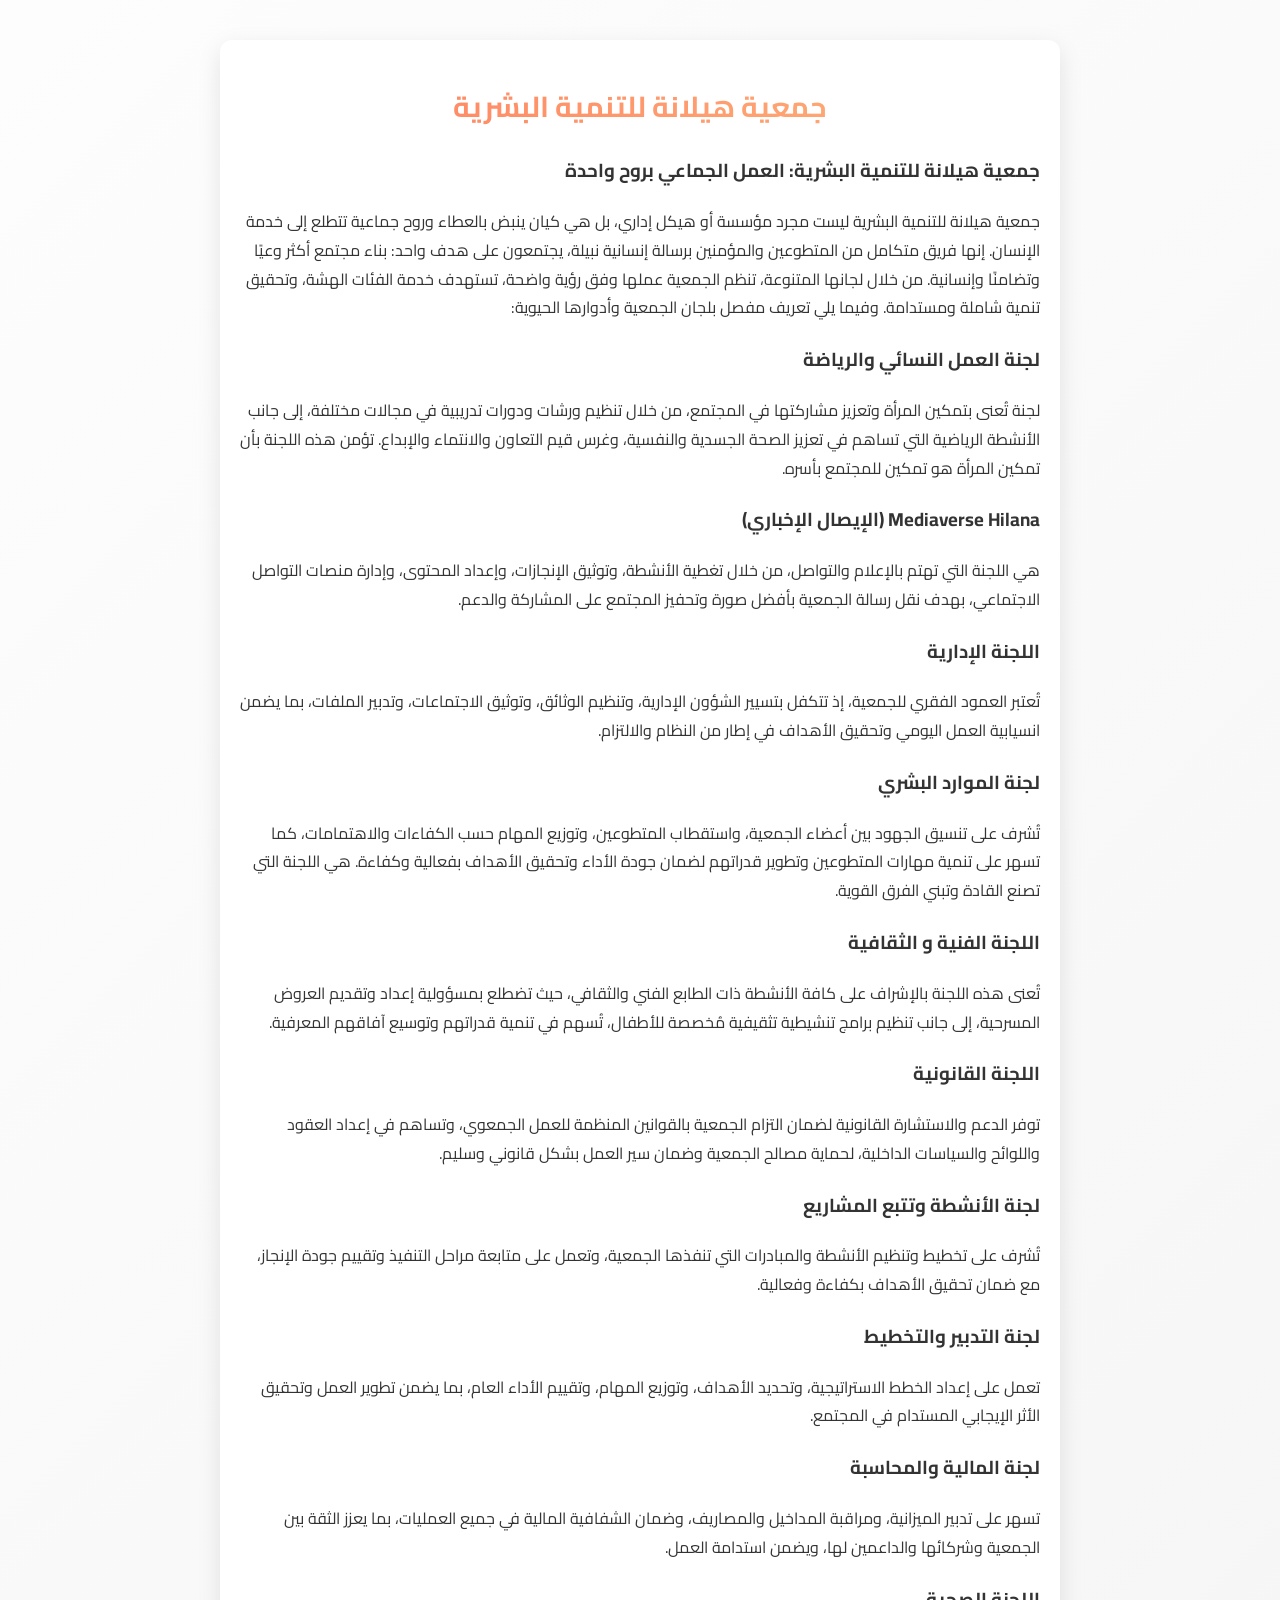
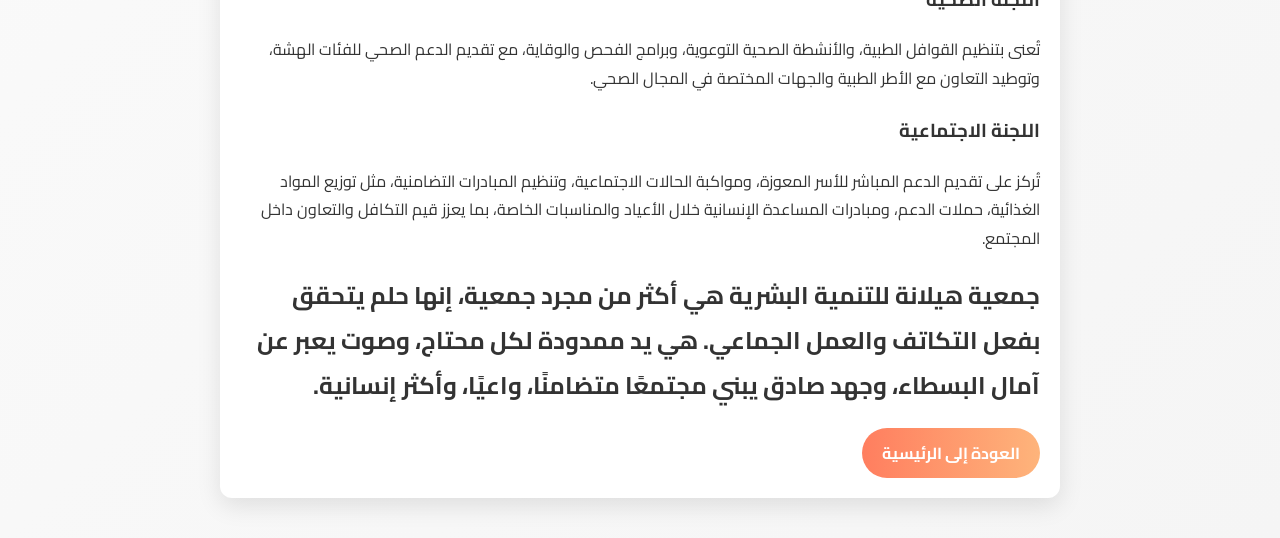
<file: about/index.html>
<!DOCTYPE html>
<html lang="ar" dir="rtl">
<head>
  <meta charset="UTF-8" />
  <meta name="viewport" content="width=device-width, initial-scale=1.0" />
  <title>المزيد عنا</title>
  <style>
    @import url('https://fonts.googleapis.com/css2?family=Cairo:wght@400;700&display=swap');

    :root {
      --primary-color: #ff7e5f;
      --secondary-color: #feb47b;
      --text-color: #333;
      --background-color: #fdfdfd;
      --accent-color: #ff9472;
    }

    body {
      font-family: 'Cairo', sans-serif;
      background: linear-gradient(135deg, #fdfdfd, #f5f5f5);
      color: var(--text-color);
      margin: 0;
      padding: 0;
    }

    .container {
      max-width: 800px;
      margin: 40px auto;
      padding: 20px;
      background: #fff;
      border-radius: 12px;
      box-shadow: 0 8px 24px rgba(0,0,0,0.1);
      transition: transform 0.3s ease, box-shadow 0.3s ease;
    }

    .container:hover {
      transform: translateY(-5px);
      box-shadow: 0 12px 32px rgba(0,0,0,0.15);
    }

    h1 {
      background: linear-gradient(90deg, var(--primary-color), var(--secondary-color));
      -webkit-background-clip: text;
      -webkit-text-fill-color: transparent;
      font-size: 1.8em;
      margin-bottom: 20px;
      text-align: center;
    }

    .news-meta {
      text-align: center;
      font-size: 0.9em;
      color: #777;
      margin-bottom: 20px;
    }

    .news-content p {
      line-height: 1.8;
      margin-bottom: 20px;
    }

    img {
      width: 100%;
      max-height: 400px;
      object-fit: cover;
      border-radius: 8px;
      margin-bottom: 20px;
      box-shadow: 0 4px 12px rgba(0,0,0,0.1);
    }

    .back-button {
      display: inline-block;
      padding: 10px 20px;
      background: linear-gradient(90deg, var(--primary-color), var(--secondary-color));
      color: #fff;
      text-decoration: none;
      border-radius: 30px;
      font-weight: bold;
      transition: background 0.3s ease, transform 0.2s ease;
    }

    .back-button:hover {
      transform: scale(1.05);
      background: linear-gradient(90deg, var(--secondary-color), var(--primary-color));
    }
  </style>
</head>
<body>
  <div class="container">
    <h1>جمعية هيلانة للتنمية البشرية</h1>
    

    <div class="news-meta">
    </div>

    <div class="news-content">
        <h3>جمعية هيلانة للتنمية البشرية: العمل الجماعي بروح واحدة</h3>
       <p>جمعية هيلانة للتنمية البشرية ليست مجرد مؤسسة أو هيكل إداري، بل هي كيان ينبض بالعطاء وروح جماعية تتطلع إلى خدمة الإنسان. إنها فريق متكامل من المتطوعين والمؤمنين برسالة إنسانية نبيلة، يجتمعون على هدف واحد: بناء مجتمع أكثر وعيًا وتضامنًا وإنسانية.
        من خلال لجانها المتنوعة، تنظم الجمعية عملها وفق رؤية واضحة، تستهدف خدمة الفئات الهشة، وتحقيق تنمية شاملة ومستدامة. وفيما يلي تعريف مفصل بلجان الجمعية وأدوارها الحيوية:</p>
        <h3>لجنة العمل النسائي والرياضة</h3>
        <p>لجنة تُعنى بتمكين المرأة وتعزيز مشاركتها في المجتمع، من خلال تنظيم ورشات ودورات تدريبية في مجالات مختلفة، إلى جانب الأنشطة الرياضية التي تساهم في تعزيز الصحة الجسدية والنفسية، وغرس قيم التعاون والانتماء والإبداع.
            تؤمن هذه اللجنة بأن تمكين المرأة هو تمكين للمجتمع بأسره.</p>
            <h3>Mediaverse Hilana (الإيصال الإخباري)</h3>
            <p>هي اللجنة التي تهتم بالإعلام والتواصل، من خلال تغطية الأنشطة، وتوثيق الإنجازات، وإعداد المحتوى، وإدارة منصات التواصل الاجتماعي، بهدف نقل رسالة الجمعية بأفضل صورة وتحفيز المجتمع على المشاركة والدعم.</p>
            <h3>اللجنة الإدارية</h3>
            <p>تُعتبر العمود الفقري للجمعية، إذ تتكفل بتسيير الشؤون الإدارية، وتنظيم الوثائق، وتوثيق الاجتماعات، وتدبير الملفات، بما يضمن انسيابية العمل اليومي وتحقيق الأهداف في إطار من النظام والالتزام.</p>
            <h3>لجنة الموارد البشري</h3>
            <p>تُشرف على تنسيق الجهود بين أعضاء الجمعية، واستقطاب المتطوعين، وتوزيع المهام حسب الكفاءات والاهتمامات، كما تسهر على تنمية مهارات المتطوعين وتطوير قدراتهم لضمان جودة الأداء وتحقيق الأهداف بفعالية وكفاءة.
                هي اللجنة التي تصنع القادة وتبني الفرق القوية.</p>
            <h3>اللجنة الفنية و الثقافية</h3>
            <p>تُعنى هذه اللجنة بالإشراف على كافة الأنشطة ذات الطابع الفني والثقافي، حيث تضطلع بمسؤولية إعداد وتقديم العروض المسرحية، إلى جانب تنظيم برامج تنشيطية تثقيفية مُخصصة للأطفال، تُسهم في تنمية قدراتهم وتوسيع آفاقهم المعرفية.</p>
            <h3>اللجنة القانونية</h3>
            <p>توفر الدعم والاستشارة القانونية لضمان التزام الجمعية بالقوانين المنظمة للعمل الجمعوي، وتساهم في إعداد العقود واللوائح والسياسات الداخلية، لحماية مصالح الجمعية وضمان سير العمل بشكل قانوني وسليم.</p>
            <h3>لجنة الأنشطة وتتبع المشاريع</h3>
            <p>تُشرف على تخطيط وتنظيم الأنشطة والمبادرات التي تنفذها الجمعية، وتعمل على متابعة مراحل التنفيذ وتقييم جودة الإنجاز، مع ضمان تحقيق الأهداف بكفاءة وفعالية.</p>
            <h3>لجنة التدبير والتخطيط</h3>
            <p>تعمل على إعداد الخطط الاستراتيجية، وتحديد الأهداف، وتوزيع المهام، وتقييم الأداء العام، بما يضمن تطوير العمل وتحقيق الأثر الإيجابي المستدام في المجتمع.</p>
            <h3>لجنة المالية والمحاسبة</h3>
            <p>تسهر على تدبير الميزانية، ومراقبة المداخيل والمصاريف، وضمان الشفافية المالية في جميع العمليات، بما يعزز الثقة بين الجمعية وشركائها والداعمين لها، ويضمن استدامة العمل.</p>
            <h3>اللجنة الصحية</h3>
            <p>تُعنى بتنظيم القوافل الطبية، والأنشطة الصحية التوعوية، وبرامج الفحص والوقاية، مع تقديم الدعم الصحي للفئات الهشة، وتوطيد التعاون مع الأطر الطبية والجهات المختصة في المجال الصحي.</p>
            <h3>اللجنة الاجتماعية</h3>
            <p>تُركز على تقديم الدعم المباشر للأسر المعوزة، ومواكبة الحالات الاجتماعية، وتنظيم المبادرات التضامنية، مثل توزيع المواد الغذائية، حملات الدعم، ومبادرات المساعدة الإنسانية خلال الأعياد والمناسبات الخاصة، بما يعزز قيم التكافل والتعاون داخل المجتمع.</p>
            <h2>جمعية هيلانة للتنمية البشرية هي أكثر من مجرد جمعية، إنها حلم يتحقق بفعل التكاتف والعمل الجماعي. هي يد ممدودة لكل محتاج، وصوت يعبر عن آمال البسطاء، وجهد صادق يبني مجتمعًا متضامنًا، واعيًا، وأكثر إنسانية.</h2>
    </div>

    <a href="index.html" class="back-button">العودة إلى الرئيسية</a>
  </div>
</body>
</html>
</file>
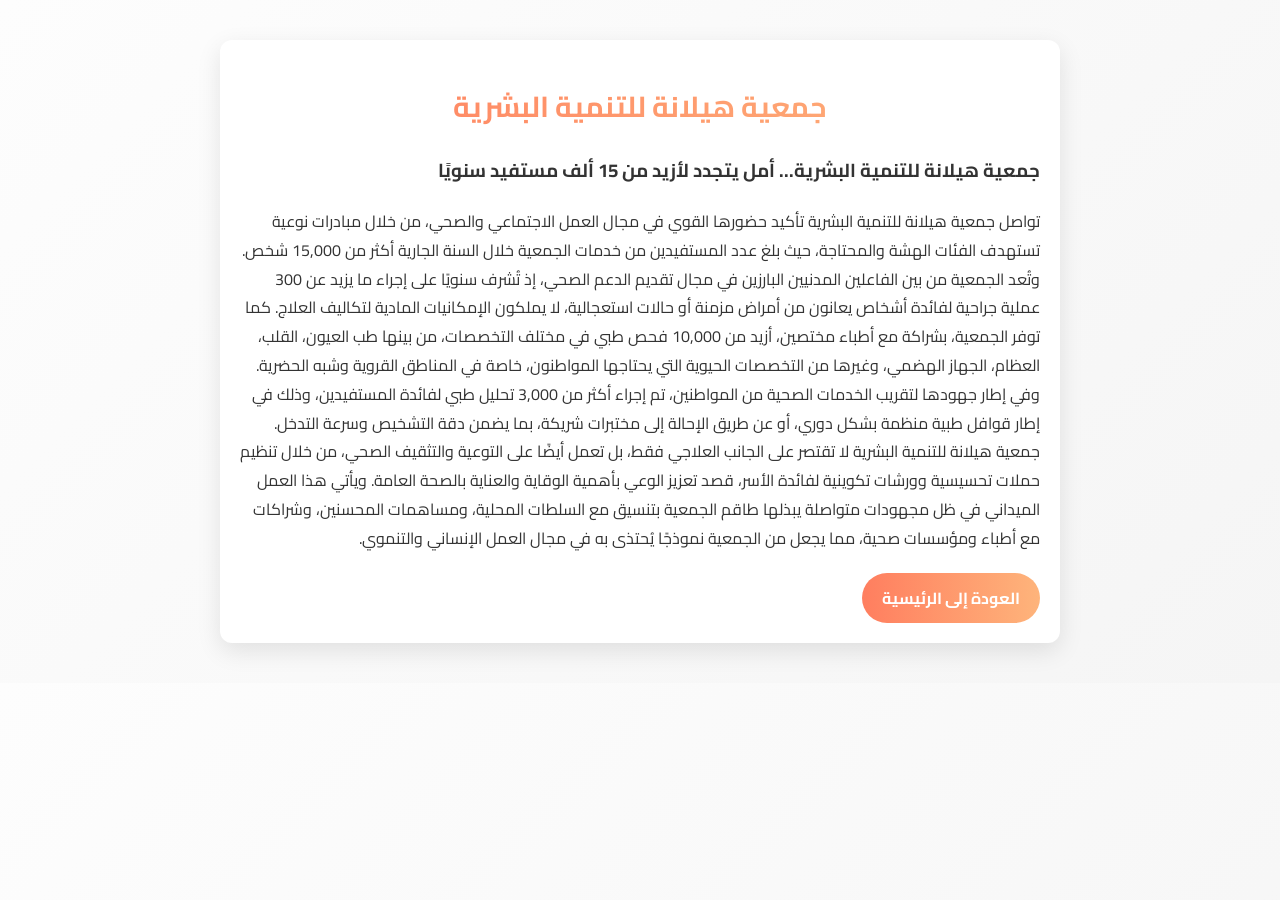
<file: beneficiaries/index.html>
<!DOCTYPE html>
<html lang="ar" dir="rtl">
<head>
  <meta charset="UTF-8" />
  <meta name="viewport" content="width=device-width, initial-scale=1.0" />
  <title>المستفيدين</title>
  <style>
    @import url('https://fonts.googleapis.com/css2?family=Cairo:wght@400;700&display=swap');

    :root {
      --primary-color: #ff7e5f;
      --secondary-color: #feb47b;
      --text-color: #333;
      --background-color: #fdfdfd;
      --accent-color: #ff9472;
    }

    body {
      font-family: 'Cairo', sans-serif;
      background: linear-gradient(135deg, #fdfdfd, #f5f5f5);
      color: var(--text-color);
      margin: 0;
      padding: 0;
    }

    .container {
      max-width: 800px;
      margin: 40px auto;
      padding: 20px;
      background: #fff;
      border-radius: 12px;
      box-shadow: 0 8px 24px rgba(0,0,0,0.1);
      transition: transform 0.3s ease, box-shadow 0.3s ease;
    }

    .container:hover {
      transform: translateY(-5px);
      box-shadow: 0 12px 32px rgba(0,0,0,0.15);
    }

    h1 {
      background: linear-gradient(90deg, var(--primary-color), var(--secondary-color));
      -webkit-background-clip: text;
      -webkit-text-fill-color: transparent;
      font-size: 1.8em;
      margin-bottom: 20px;
      text-align: center;
    }

    .news-meta {
      text-align: center;
      font-size: 0.9em;
      color: #777;
      margin-bottom: 20px;
    }

    .news-content p {
      line-height: 1.8;
      margin-bottom: 20px;
    }

    img {
      width: 100%;
      max-height: 400px;
      object-fit: cover;
      border-radius: 8px;
      margin-bottom: 20px;
      box-shadow: 0 4px 12px rgba(0,0,0,0.1);
    }

    .back-button {
      display: inline-block;
      padding: 10px 20px;
      background: linear-gradient(90deg, var(--primary-color), var(--secondary-color));
      color: #fff;
      text-decoration: none;
      border-radius: 30px;
      font-weight: bold;
      transition: background 0.3s ease, transform 0.2s ease;
    }

    .back-button:hover {
      transform: scale(1.05);
      background: linear-gradient(90deg, var(--secondary-color), var(--primary-color));
    }
  </style>
</head>
<body>
  <div class="container">
    <h1>جمعية هيلانة للتنمية البشرية</h1>
    

    <div class="news-meta">
    </div>

    <div class="news-content">
        <h3>جمعية هيلانة للتنمية البشرية... أمل يتجدد لأزيد من 15 ألف مستفيد سنويًا</h3>
        <p>تواصل جمعية هيلانة للتنمية البشرية تأكيد حضورها القوي في مجال العمل الاجتماعي والصحي، من خلال مبادرات نوعية تستهدف الفئات الهشة والمحتاجة، حيث بلغ عدد المستفيدين من خدمات الجمعية خلال السنة الجارية أكثر من 15,000 شخص. وتُعد الجمعية من بين الفاعلين المدنيين البارزين في مجال تقديم الدعم الصحي، إذ تُشرف سنويًا على إجراء ما يزيد عن 300 عملية جراحية لفائدة أشخاص يعانون من أمراض مزمنة أو حالات استعجالية، لا يملكون الإمكانيات المادية لتكاليف العلاج. كما توفر الجمعية، بشراكة مع أطباء مختصين، أزيد من 10,000 فحص طبي في مختلف التخصصات، من بينها طب العيون، القلب، العظام، الجهاز الهضمي، وغيرها من التخصصات الحيوية التي يحتاجها المواطنون، خاصة في المناطق القروية وشبه الحضرية. وفي إطار جهودها لتقريب الخدمات الصحية من المواطنين، تم إجراء أكثر من 3,000 تحليل طبي لفائدة المستفيدين، وذلك في إطار قوافل طبية منظمة بشكل دوري، أو عن طريق الإحالة إلى مختبرات شريكة، بما يضمن دقة التشخيص وسرعة التدخل. جمعية هيلانة للتنمية البشرية لا تقتصر على الجانب العلاجي فقط، بل تعمل أيضًا على التوعية والتثقيف الصحي، من خلال تنظيم حملات تحسيسية وورشات تكوينية لفائدة الأسر، قصد تعزيز الوعي بأهمية الوقاية والعناية بالصحة العامة. ويأتي هذا العمل الميداني في ظل مجهودات متواصلة يبذلها طاقم الجمعية بتنسيق مع السلطات المحلية، ومساهمات المحسنين، وشراكات مع أطباء ومؤسسات صحية، مما يجعل من الجمعية نموذجًا يُحتذى به في مجال العمل الإنساني والتنموي.</p>
    </div>

    <a href="index.html" class="back-button">العودة إلى الرئيسية</a>
  </div>
</body>
</html>
</file>
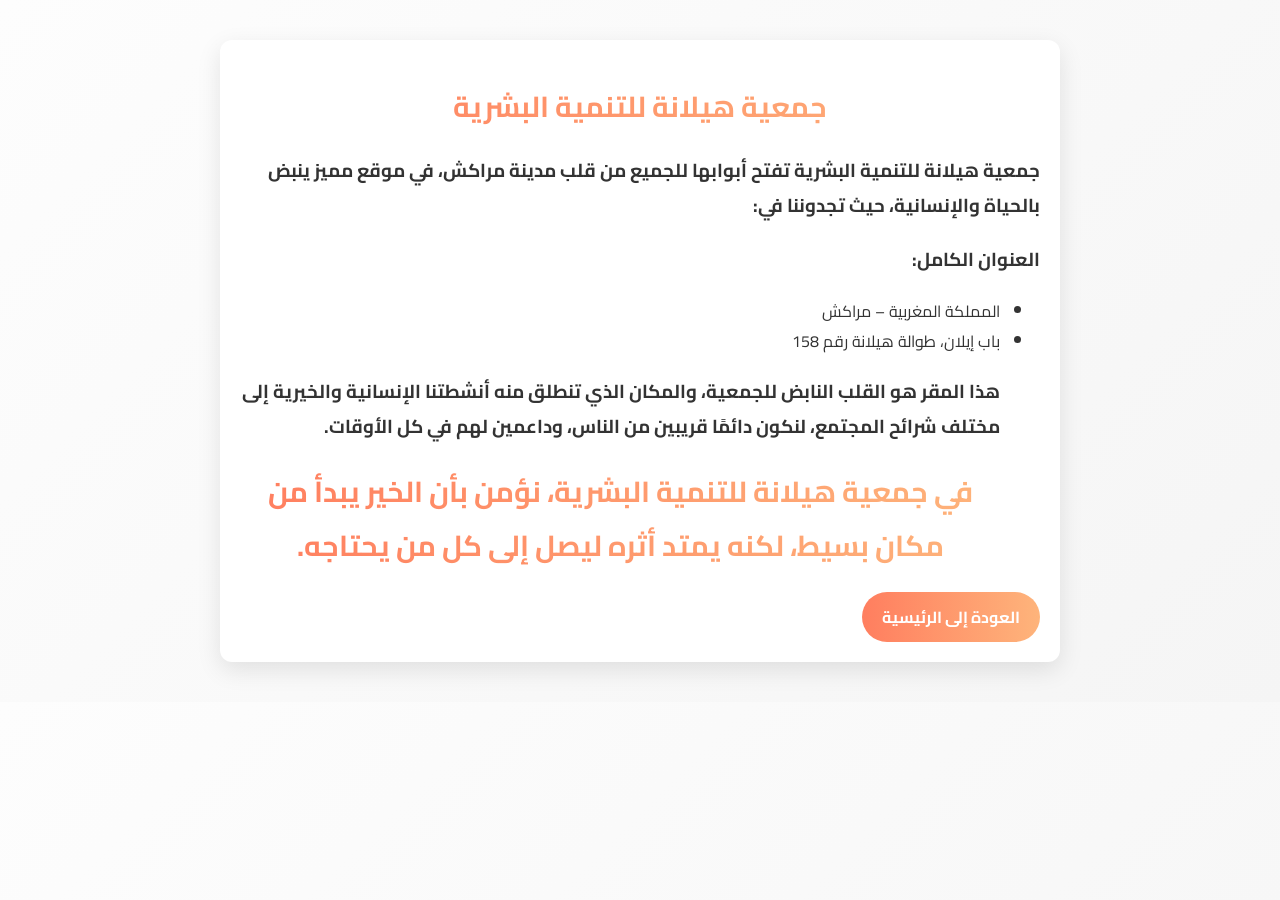
<file: branches/index.html>
<!DOCTYPE html>
<html lang="ar" dir="rtl">
<head>
  <meta charset="UTF-8" />
  <meta name="viewport" content="width=device-width, initial-scale=1.0" />
  <title>فرعنا</title>
  <style>
    @import url('https://fonts.googleapis.com/css2?family=Cairo:wght@400;700&display=swap');

    :root {
      --primary-color: #ff7e5f;
      --secondary-color: #feb47b;
      --text-color: #333;
      --background-color: #fdfdfd;
      --accent-color: #ff9472;
    }

    body {
      font-family: 'Cairo', sans-serif;
      background: linear-gradient(135deg, #fdfdfd, #f5f5f5);
      color: var(--text-color);
      margin: 0;
      padding: 0;
    }

    .container {
      max-width: 800px;
      margin: 40px auto;
      padding: 20px;
      background: #fff;
      border-radius: 12px;
      box-shadow: 0 8px 24px rgba(0,0,0,0.1);
      transition: transform 0.3s ease, box-shadow 0.3s ease;
    }

    .container:hover {
      transform: translateY(-5px);
      box-shadow: 0 12px 32px rgba(0,0,0,0.15);
    }

    h1 {
      background: linear-gradient(90deg, var(--primary-color), var(--secondary-color));
      -webkit-background-clip: text;
      -webkit-text-fill-color: transparent;
      font-size: 1.8em;
      margin-bottom: 20px;
      text-align: center;
    }

    .news-meta {
      text-align: center;
      font-size: 0.9em;
      color: #777;
      margin-bottom: 20px;
    }

    .news-content p {
      line-height: 1.8;
      margin-bottom: 20px;
    }

    img {
      width: 100%;
      max-height: 400px;
      object-fit: cover;
      border-radius: 8px;
      margin-bottom: 20px;
      box-shadow: 0 4px 12px rgba(0,0,0,0.1);
    }

    .back-button {
      display: inline-block;
      padding: 10px 20px;
      background: linear-gradient(90deg, var(--primary-color), var(--secondary-color));
      color: #fff;
      text-decoration: none;
      border-radius: 30px;
      font-weight: bold;
      transition: background 0.3s ease, transform 0.2s ease;
    }

    .back-button:hover {
      transform: scale(1.05);
      background: linear-gradient(90deg, var(--secondary-color), var(--primary-color));
    }
  </style>
</head>
<body>
  <div class="container">
    <h1>جمعية هيلانة للتنمية البشرية</h1>
    

    <div class="news-meta">
    </div>

    <div class="news-content">
        <h3>جمعية هيلانة للتنمية البشرية تفتح أبوابها للجميع من قلب مدينة مراكش، في موقع مميز ينبض بالحياة والإنسانية، حيث تجدوننا في:</h3>
        <h3> العنوان الكامل:</h3>
        <ul>
            <li>المملكة المغربية – مراكش</li>
            <li>باب إيلان، طوالة هيلانة رقم 158</li>
            <h3>هذا المقر هو القلب النابض للجمعية، والمكان الذي تنطلق منه أنشطتنا الإنسانية والخيرية إلى مختلف شرائح المجتمع، لنكون دائمًا قريبين من الناس، وداعمين لهم في كل الأوقات.</h3>
            <h1>في جمعية هيلانة للتنمية البشرية، نؤمن بأن الخير يبدأ من مكان بسيط، لكنه يمتد أثره ليصل إلى كل من يحتاجه.

            </h1>
        </ul>

    </div>

    <a href="index.html" class="back-button">العودة إلى الرئيسية</a>
  </div>
</body>
</html>
</file>
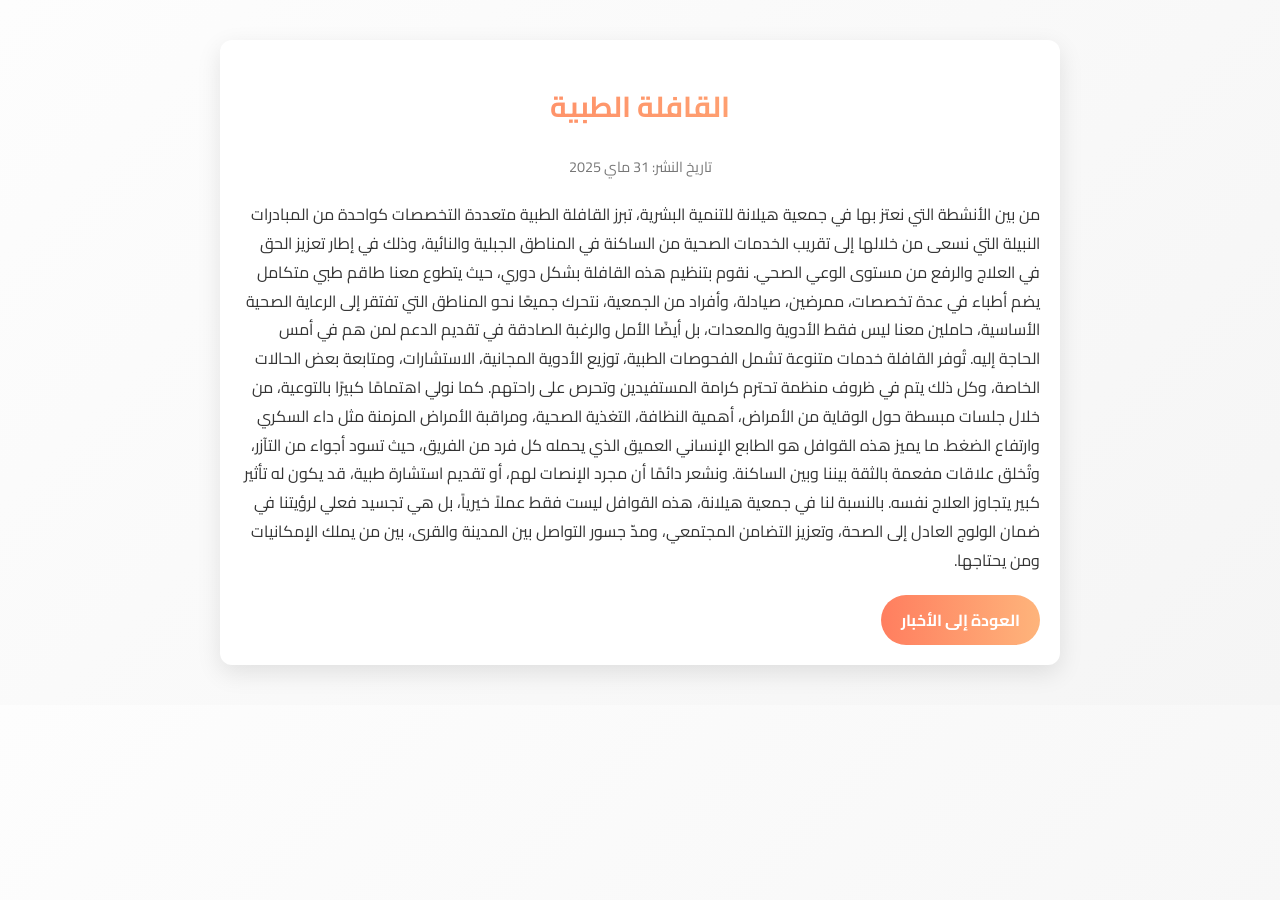
<file: Caravane/index.html>
<!DOCTYPE html>
<html lang="ar" dir="rtl">
<head>
  <meta charset="UTF-8" />
  <meta name="viewport" content="width=device-width, initial-scale=1.0" />
  <title>القافلة الطبية</title>
  <style>
    @import url('https://fonts.googleapis.com/css2?family=Cairo:wght@400;700&display=swap');

    :root {
      --primary-color: #ff7e5f;
      --secondary-color: #feb47b;
      --text-color: #333;
      --background-color: #fdfdfd;
      --accent-color: #ff9472;
    }

    body {
      font-family: 'Cairo', sans-serif;
      background: linear-gradient(135deg, #fdfdfd, #f5f5f5);
      color: var(--text-color);
      margin: 0;
      padding: 0;
    }

    .container {
      max-width: 800px;
      margin: 40px auto;
      padding: 20px;
      background: #fff;
      border-radius: 12px;
      box-shadow: 0 8px 24px rgba(0,0,0,0.1);
      transition: transform 0.3s ease, box-shadow 0.3s ease;
    }

    .container:hover {
      transform: translateY(-5px);
      box-shadow: 0 12px 32px rgba(0,0,0,0.15);
    }

    h1 {
      background: linear-gradient(90deg, var(--primary-color), var(--secondary-color));
      -webkit-background-clip: text;
      -webkit-text-fill-color: transparent;
      font-size: 1.8em;
      margin-bottom: 20px;
      text-align: center;
    }

    .news-meta {
      text-align: center;
      font-size: 0.9em;
      color: #777;
      margin-bottom: 20px;
    }

    .news-content p {
      line-height: 1.8;
      margin-bottom: 20px;
    }

    img {
      width: 100%;
      max-height: 400px;
      object-fit: cover;
      border-radius: 8px;
      margin-bottom: 20px;
      box-shadow: 0 4px 12px rgba(0,0,0,0.1);
    }

    .back-button {
      display: inline-block;
      padding: 10px 20px;
      background: linear-gradient(90deg, var(--primary-color), var(--secondary-color));
      color: #fff;
      text-decoration: none;
      border-radius: 30px;
      font-weight: bold;
      transition: background 0.3s ease, transform 0.2s ease;
    }

    .back-button:hover {
      transform: scale(1.05);
      background: linear-gradient(90deg, var(--secondary-color), var(--primary-color));
    }
  </style>
</head>
<body>
  <div class="container">
    <h1>القافلة الطبية</h1>
    

    <div class="news-meta">
      <span>تاريخ النشر: 31 ماي 2025</span>
    </div>

    <div class="news-content">
      <p>من بين الأنشطة التي نعتز بها في جمعية هيلانة للتنمية البشرية، تبرز القافلة الطبية متعددة التخصصات كواحدة من المبادرات النبيلة التي نسعى من خلالها إلى تقريب الخدمات الصحية من الساكنة في المناطق الجبلية والنائية، وذلك في إطار تعزيز الحق في العلاج والرفع من مستوى الوعي الصحي.

        نقوم بتنظيم هذه القافلة بشكل دوري، حيث يتطوع معنا طاقم طبي متكامل يضم أطباء في عدة تخصصات، ممرضين، صيادلة، وأفراد من الجمعية، نتحرك جميعًا نحو المناطق التي تفتقر إلى الرعاية الصحية الأساسية، حاملين معنا ليس فقط الأدوية والمعدات، بل أيضًا الأمل والرغبة الصادقة في تقديم الدعم لمن هم في أمس الحاجة إليه.
        
        تُوفر القافلة خدمات متنوعة تشمل الفحوصات الطبية، توزيع الأدوية المجانية، الاستشارات، ومتابعة بعض الحالات الخاصة، وكل ذلك يتم في ظروف منظمة تحترم كرامة المستفيدين وتحرص على راحتهم. كما نولي اهتمامًا كبيرًا بالتوعية، من خلال جلسات مبسطة حول الوقاية من الأمراض، أهمية النظافة، التغذية الصحية، ومراقبة الأمراض المزمنة مثل داء السكري وارتفاع الضغط.
        
        ما يميز هذه القوافل هو الطابع الإنساني العميق الذي يحمله كل فرد من الفريق، حيث تسود أجواء من التآزر، وتُخلق علاقات مفعمة بالثقة بيننا وبين الساكنة. ونشعر دائمًا أن مجرد الإنصات لهم، أو تقديم استشارة طبية، قد يكون له تأثير كبير يتجاوز العلاج نفسه.
        
        بالنسبة لنا في جمعية هيلانة، هذه القوافل ليست فقط عملاً خيرياً، بل هي تجسيد فعلي لرؤيتنا في ضمان الولوج العادل إلى الصحة، وتعزيز التضامن المجتمعي، ومدّ جسور التواصل بين المدينة والقرى، بين من يملك الإمكانيات ومن يحتاجها.</p>
    </div>

    <a href="index.html" class="back-button">العودة إلى الأخبار</a>
  </div>
</body>
</html>
</file>
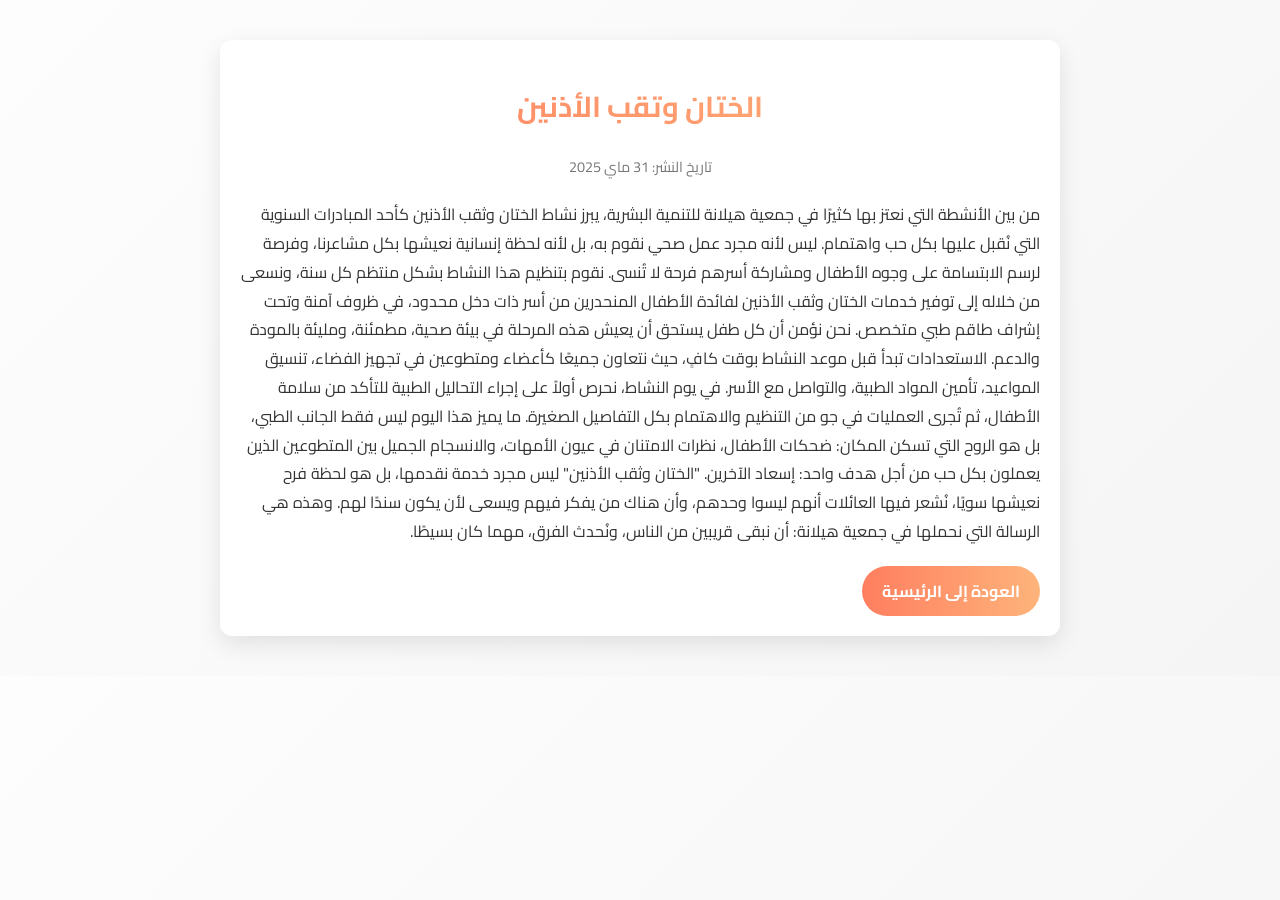
<file: Circumision/index.html>
<!DOCTYPE html>
<html lang="ar" dir="rtl">
<head>
  <meta charset="UTF-8" />
  <meta name="viewport" content="width=device-width, initial-scale=1.0" />
  <title>الختان وتقب الأذنين</title>
  <style>
    @import url('https://fonts.googleapis.com/css2?family=Cairo:wght@400;700&display=swap');

    :root {
      --primary-color: #ff7e5f;
      --secondary-color: #feb47b;
      --text-color: #333;
      --background-color: #fdfdfd;
      --accent-color: #ff9472;
    }

    body {
      font-family: 'Cairo', sans-serif;
      background: linear-gradient(135deg, #fdfdfd, #f5f5f5);
      color: var(--text-color);
      margin: 0;
      padding: 0;
    }

    .container {
      max-width: 800px;
      margin: 40px auto;
      padding: 20px;
      background: #fff;
      border-radius: 12px;
      box-shadow: 0 8px 24px rgba(0,0,0,0.1);
      transition: transform 0.3s ease, box-shadow 0.3s ease;
    }

    .container:hover {
      transform: translateY(-5px);
      box-shadow: 0 12px 32px rgba(0,0,0,0.15);
    }

    h1 {
      background: linear-gradient(90deg, var(--primary-color), var(--secondary-color));
      -webkit-background-clip: text;
      -webkit-text-fill-color: transparent;
      font-size: 1.8em;
      margin-bottom: 20px;
      text-align: center;
    }

    .news-meta {
      text-align: center;
      font-size: 0.9em;
      color: #777;
      margin-bottom: 20px;
    }

    .news-content p {
      line-height: 1.8;
      margin-bottom: 20px;
    }

    img {
      width: 100%;
      max-height: 400px;
      object-fit: cover;
      border-radius: 8px;
      margin-bottom: 20px;
      box-shadow: 0 4px 12px rgba(0,0,0,0.1);
    }

    .back-button {
      display: inline-block;
      padding: 10px 20px;
      background: linear-gradient(90deg, var(--primary-color), var(--secondary-color));
      color: #fff;
      text-decoration: none;
      border-radius: 30px;
      font-weight: bold;
      transition: background 0.3s ease, transform 0.2s ease;
    }

    .back-button:hover {
      transform: scale(1.05);
      background: linear-gradient(90deg, var(--secondary-color), var(--primary-color));
    }
  </style>
</head>
<body>
  <div class="container">
    <h1>الختان وتقب الأذنين</h1>
    

    <div class="news-meta">
      <span>تاريخ النشر: 31 ماي 2025</span>
    </div>

    <div class="news-content">
        <p>من بين الأنشطة التي نعتز بها كثيرًا في جمعية هيلانة للتنمية البشرية، يبرز نشاط الختان وثقب الأذنين كأحد المبادرات السنوية التي نُقبل عليها بكل حب واهتمام. ليس لأنه مجرد عمل صحي نقوم به، بل لأنه لحظة إنسانية نعيشها بكل مشاعرنا، وفرصة لرسم الابتسامة على وجوه الأطفال ومشاركة أسرهم فرحة لا تُنسى.

            نقوم بتنظيم هذا النشاط بشكل منتظم كل سنة، ونسعى من خلاله إلى توفير خدمات الختان وثقب الأذنين لفائدة الأطفال المنحدرين من أسر ذات دخل محدود، في ظروف آمنة وتحت إشراف طاقم طبي متخصص. نحن نؤمن أن كل طفل يستحق أن يعيش هذه المرحلة في بيئة صحية، مطمئنة، ومليئة بالمودة والدعم.
            
            الاستعدادات تبدأ قبل موعد النشاط بوقت كافٍ، حيث نتعاون جميعًا كأعضاء ومتطوعين في تجهيز الفضاء، تنسيق المواعيد، تأمين المواد الطبية، والتواصل مع الأسر. في يوم النشاط، نحرص أولاً على إجراء التحاليل الطبية للتأكد من سلامة الأطفال، ثم تُجرى العمليات في جو من التنظيم والاهتمام بكل التفاصيل الصغيرة.
            
            ما يميز هذا اليوم ليس فقط الجانب الطبي، بل هو الروح التي تسكن المكان: ضحكات الأطفال، نظرات الامتنان في عيون الأمهات، والانسجام الجميل بين المتطوعين الذين يعملون بكل حب من أجل هدف واحد: إسعاد الآخرين.
            
            "الختان وثقب الأذنين" ليس مجرد خدمة نقدمها، بل هو لحظة فرح نعيشها سويًا، نُشعر فيها العائلات أنهم ليسوا وحدهم، وأن هناك من يفكر فيهم ويسعى لأن يكون سندًا لهم. وهذه هي الرسالة التي نحملها في جمعية هيلانة: أن نبقى قريبين من الناس، ونُحدث الفرق، مهما كان بسيطًا.</p>
    </div>

    <a href="index.html" class="back-button">العودة إلى الرئيسية</a>
  </div>
</body>
</html>
</file>
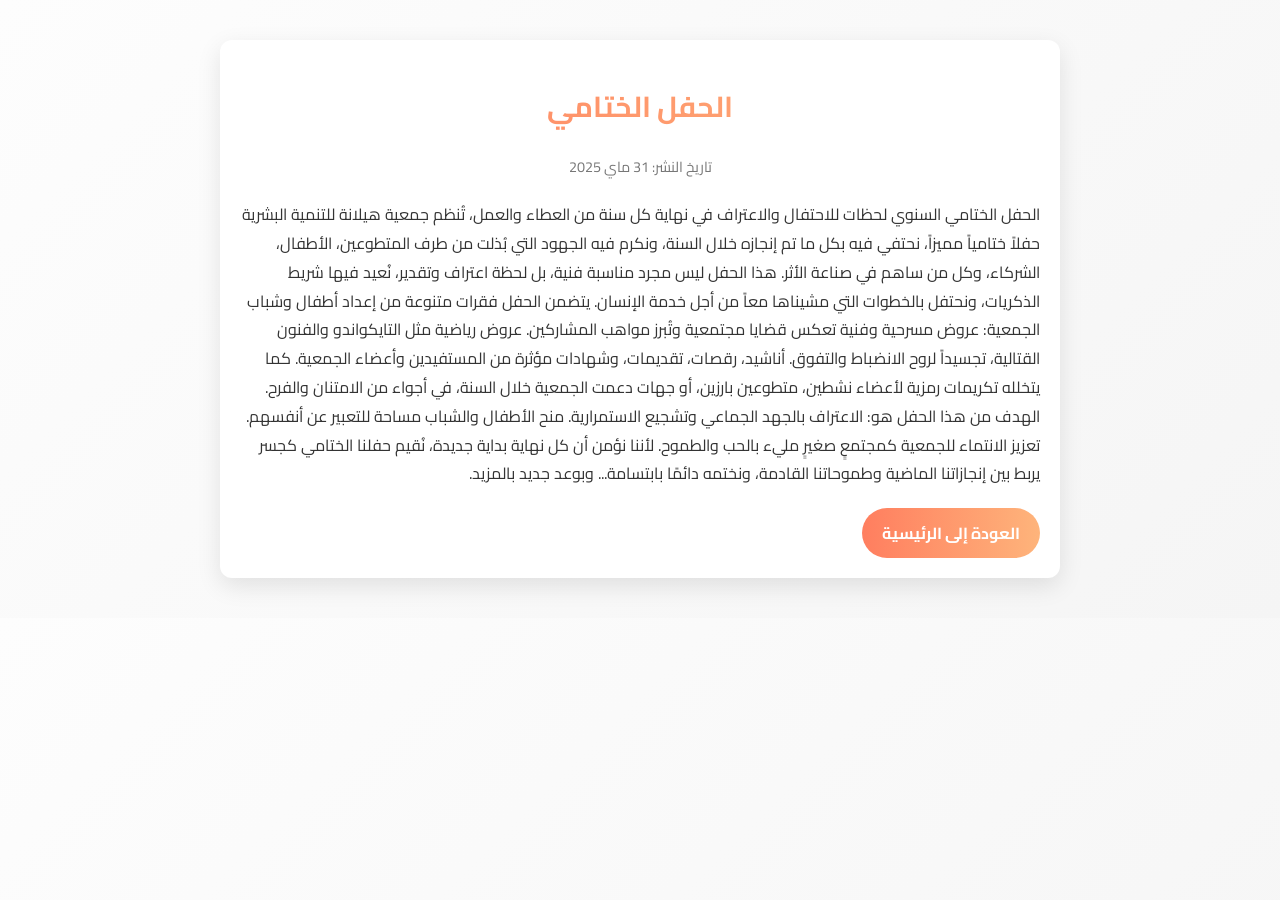
<file: Cérémonie/index.html>
<!DOCTYPE html>
<html lang="ar" dir="rtl">
<head>
  <meta charset="UTF-8" />
  <meta name="viewport" content="width=device-width, initial-scale=1.0" />
  <title>الحفل الختامي</title>
  <style>
    @import url('https://fonts.googleapis.com/css2?family=Cairo:wght@400;700&display=swap');

    :root {
      --primary-color: #ff7e5f;
      --secondary-color: #feb47b;
      --text-color: #333;
      --background-color: #fdfdfd;
      --accent-color: #ff9472;
    }

    body {
      font-family: 'Cairo', sans-serif;
      background: linear-gradient(135deg, #fdfdfd, #f5f5f5);
      color: var(--text-color);
      margin: 0;
      padding: 0;
    }

    .container {
      max-width: 800px;
      margin: 40px auto;
      padding: 20px;
      background: #fff;
      border-radius: 12px;
      box-shadow: 0 8px 24px rgba(0,0,0,0.1);
      transition: transform 0.3s ease, box-shadow 0.3s ease;
    }

    .container:hover {
      transform: translateY(-5px);
      box-shadow: 0 12px 32px rgba(0,0,0,0.15);
    }

    h1 {
      background: linear-gradient(90deg, var(--primary-color), var(--secondary-color));
      -webkit-background-clip: text;
      -webkit-text-fill-color: transparent;
      font-size: 1.8em;
      margin-bottom: 20px;
      text-align: center;
    }

    .news-meta {
      text-align: center;
      font-size: 0.9em;
      color: #777;
      margin-bottom: 20px;
    }

    .news-content p {
      line-height: 1.8;
      margin-bottom: 20px;
    }

    img {
      width: 100%;
      max-height: 400px;
      object-fit: cover;
      border-radius: 8px;
      margin-bottom: 20px;
      box-shadow: 0 4px 12px rgba(0,0,0,0.1);
    }

    .back-button {
      display: inline-block;
      padding: 10px 20px;
      background: linear-gradient(90deg, var(--primary-color), var(--secondary-color));
      color: #fff;
      text-decoration: none;
      border-radius: 30px;
      font-weight: bold;
      transition: background 0.3s ease, transform 0.2s ease;
    }

    .back-button:hover {
      transform: scale(1.05);
      background: linear-gradient(90deg, var(--secondary-color), var(--primary-color));
    }
  </style>
</head>
<body>
  <div class="container">
    <h1>الحفل الختامي</h1>
    

    <div class="news-meta">
      <span>تاريخ النشر: 31 ماي 2025</span>
    </div>

    <div class="news-content">
      <p>الحفل الختامي السنوي  لحظات للاحتفال والاعتراف

        في نهاية كل سنة من العطاء والعمل، تُنظم جمعية هيلانة للتنمية البشرية حفلاً ختامياً مميزاً، نحتفي فيه بكل ما تم إنجازه خلال السنة، ونكرم فيه الجهود التي بُذلت من طرف المتطوعين، الأطفال، الشركاء، وكل من ساهم في صناعة الأثر.
        
        هذا الحفل ليس مجرد مناسبة فنية، بل لحظة اعتراف وتقدير، نُعيد فيها شريط الذكريات، ونحتفل بالخطوات التي مشيناها معاً من أجل خدمة الإنسان.
        
         يتضمن الحفل فقرات متنوعة من إعداد أطفال وشباب الجمعية:
        
        عروض مسرحية وفنية تعكس قضايا مجتمعية وتُبرز مواهب المشاركين.
        
        عروض رياضية مثل التايكواندو والفنون القتالية، تجسيداً لروح الانضباط والتفوق.
        
        أناشيد، رقصات، تقديمات، وشهادات مؤثرة من المستفيدين وأعضاء الجمعية.
        
        
         كما يتخلله تكريمات رمزية لأعضاء نشطين، متطوعين بارزين، أو جهات دعمت الجمعية خلال السنة، في أجواء من الامتنان والفرح.
        
         الهدف من هذا الحفل هو:
        
        الاعتراف بالجهد الجماعي وتشجيع الاستمرارية.
        
        منح الأطفال والشباب مساحة للتعبير عن أنفسهم.
        
        تعزيز الانتماء للجمعية كمجتمعٍ صغيرٍ مليء بالحب والطموح.
        
        
        لأننا نؤمن أن كل نهاية بداية جديدة، نُقيم حفلنا الختامي كجسر يربط بين إنجازاتنا الماضية وطموحاتنا القادمة، ونختمه دائمًا بابتسامة... وبوعد جديد بالمزيد.</p>
    </div>

    <a href="index.html" class="back-button">العودة إلى الرئيسية</a>
  </div>
</body>
</html>
</file>
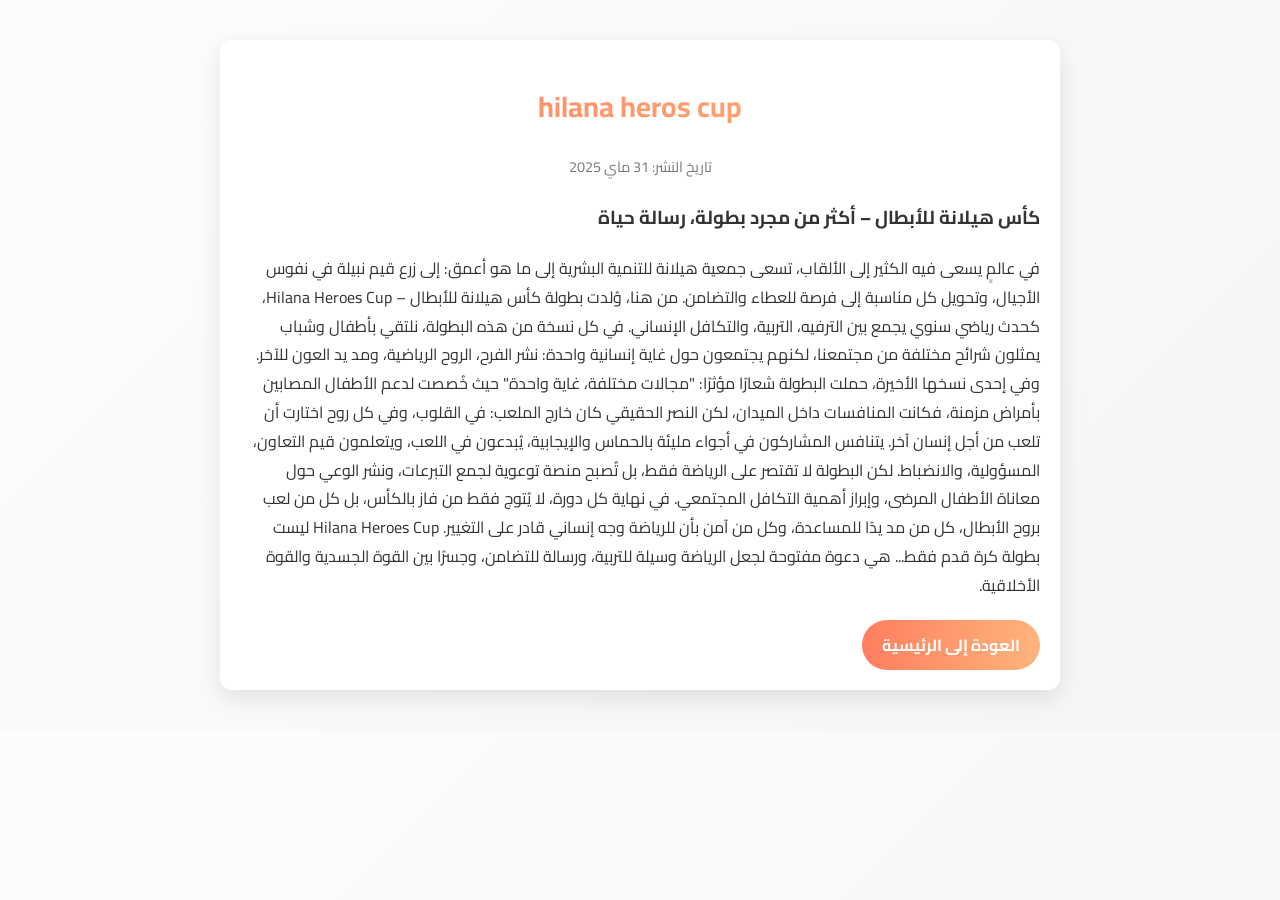
<file: Heroes/index.html>
<!DOCTYPE html>
<html lang="ar" dir="rtl">
<head>
  <meta charset="UTF-8" />
  <meta name="viewport" content="width=device-width, initial-scale=1.0" />
  <title>hilana heros cup</title>
  <style>
    @import url('https://fonts.googleapis.com/css2?family=Cairo:wght@400;700&display=swap');

    :root {
      --primary-color: #ff7e5f;
      --secondary-color: #feb47b;
      --text-color: #333;
      --background-color: #fdfdfd;
      --accent-color: #ff9472;
    }

    body {
      font-family: 'Cairo', sans-serif;
      background: linear-gradient(135deg, #fdfdfd, #f5f5f5);
      color: var(--text-color);
      margin: 0;
      padding: 0;
    }

    .container {
      max-width: 800px;
      margin: 40px auto;
      padding: 20px;
      background: #fff;
      border-radius: 12px;
      box-shadow: 0 8px 24px rgba(0,0,0,0.1);
      transition: transform 0.3s ease, box-shadow 0.3s ease;
    }

    .container:hover {
      transform: translateY(-5px);
      box-shadow: 0 12px 32px rgba(0,0,0,0.15);
    }

    h1 {
      background: linear-gradient(90deg, var(--primary-color), var(--secondary-color));
      -webkit-background-clip: text;
      -webkit-text-fill-color: transparent;
      font-size: 1.8em;
      margin-bottom: 20px;
      text-align: center;
    }

    .news-meta {
      text-align: center;
      font-size: 0.9em;
      color: #777;
      margin-bottom: 20px;
    }

    .news-content p {
      line-height: 1.8;
      margin-bottom: 20px;
    }

    img {
      width: 100%;
      max-height: 400px;
      object-fit: cover;
      border-radius: 8px;
      margin-bottom: 20px;
      box-shadow: 0 4px 12px rgba(0,0,0,0.1);
    }

    .back-button {
      display: inline-block;
      padding: 10px 20px;
      background: linear-gradient(90deg, var(--primary-color), var(--secondary-color));
      color: #fff;
      text-decoration: none;
      border-radius: 30px;
      font-weight: bold;
      transition: background 0.3s ease, transform 0.2s ease;
    }

    .back-button:hover {
      transform: scale(1.05);
      background: linear-gradient(90deg, var(--secondary-color), var(--primary-color));
    }
  </style>
</head>
<body>
  <div class="container">
    <h1>hilana heros cup</h1>
    

    <div class="news-meta">
      <span>تاريخ النشر: 31 ماي 2025</span>
    </div>

    <div class="news-content">
      <h3>كأس هيلانة للأبطال – أكثر من مجرد بطولة، رسالة حياة </h3>
      <p>في عالمٍ يسعى فيه الكثير إلى الألقاب، تسعى جمعية هيلانة للتنمية البشرية إلى ما هو أعمق: إلى زرع قيم نبيلة في نفوس الأجيال، وتحويل كل مناسبة إلى فرصة للعطاء والتضامن.
        من هنا، وُلدت بطولة كأس هيلانة للأبطال – Hilana Heroes Cup، كحدث رياضي سنوي يجمع بين الترفيه، التربية، والتكافل الإنساني.
        
        في كل نسخة من هذه البطولة، نلتقي بأطفال وشباب يمثلون شرائح مختلفة من مجتمعنا، لكنهم يجتمعون حول غاية إنسانية واحدة: نشر الفرح، الروح الرياضية، ومد يد العون للآخر.
        وفي إحدى نسخها الأخيرة، حملت البطولة شعارًا مؤثرًا:
        "مجالات مختلفة، غاية واحدة"
        حيث خُصصت لدعم الأطفال المصابين بأمراض مزمنة، فكانت المنافسات داخل الميدان، لكن النصر الحقيقي كان خارج الملعب: في القلوب، وفي كل روح اختارت أن تلعب من أجل إنسان آخر.
        
         يتنافس المشاركون في أجواء مليئة بالحماس والإيجابية، يُبدعون في اللعب، ويتعلمون قيم التعاون، المسؤولية، والانضباط.
        لكن البطولة لا تقتصر على الرياضة فقط، بل تُصبح منصة توعوية لجمع التبرعات، ونشر الوعي حول معاناة الأطفال المرضى، وإبراز أهمية التكافل المجتمعي.
        
         في نهاية كل دورة، لا يُتوج فقط من فاز بالكأس، بل كل من لعب بروح الأبطال، كل من مد يدًا للمساعدة، وكل من آمن بأن للرياضة وجه إنساني قادر على التغيير.
        
        Hilana Heroes Cup ليست بطولة كرة قدم فقط...
        هي دعوة مفتوحة لجعل الرياضة وسيلة للتربية، ورسالة للتضامن، وجسرًا بين القوة الجسدية والقوة الأخلاقية.</p>
    </div>

    <a href="index.html" class="back-button">العودة إلى الرئيسية</a>
  </div>
</body>
</html>
</file>
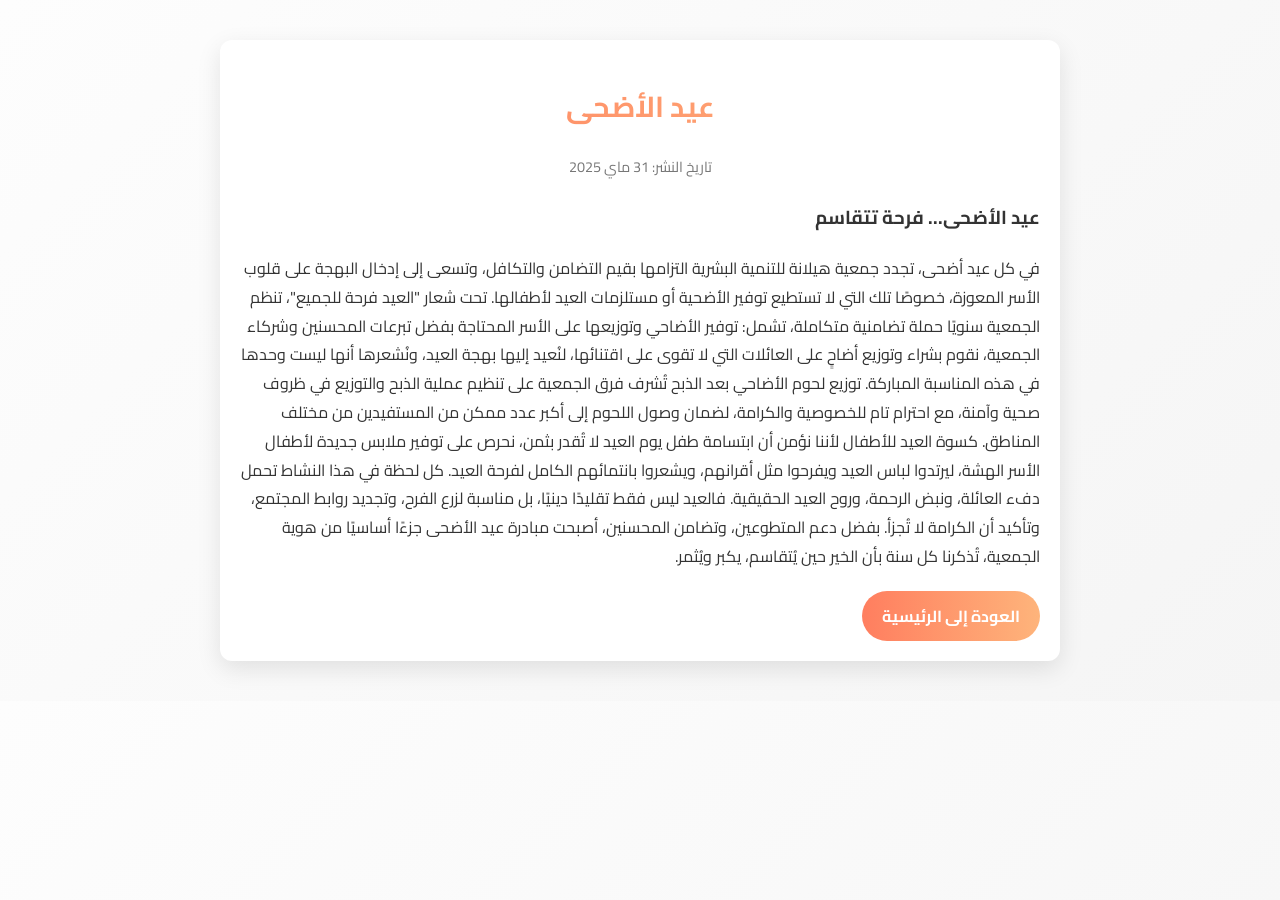
<file: L'Aïd Al-Adha/index.html>
<!DOCTYPE html>
<html lang="ar" dir="rtl">
<head>
  <meta charset="UTF-8" />
  <meta name="viewport" content="width=device-width, initial-scale=1.0" />
  <title>عيد الأضحى</title>
  <style>
    @import url('https://fonts.googleapis.com/css2?family=Cairo:wght@400;700&display=swap');

    :root {
      --primary-color: #ff7e5f;
      --secondary-color: #feb47b;
      --text-color: #333;
      --background-color: #fdfdfd;
      --accent-color: #ff9472;
    }

    body {
      font-family: 'Cairo', sans-serif;
      background: linear-gradient(135deg, #fdfdfd, #f5f5f5);
      color: var(--text-color);
      margin: 0;
      padding: 0;
    }

    .container {
      max-width: 800px;
      margin: 40px auto;
      padding: 20px;
      background: #fff;
      border-radius: 12px;
      box-shadow: 0 8px 24px rgba(0,0,0,0.1);
      transition: transform 0.3s ease, box-shadow 0.3s ease;
    }

    .container:hover {
      transform: translateY(-5px);
      box-shadow: 0 12px 32px rgba(0,0,0,0.15);
    }

    h1 {
      background: linear-gradient(90deg, var(--primary-color), var(--secondary-color));
      -webkit-background-clip: text;
      -webkit-text-fill-color: transparent;
      font-size: 1.8em;
      margin-bottom: 20px;
      text-align: center;
    }

    .news-meta {
      text-align: center;
      font-size: 0.9em;
      color: #777;
      margin-bottom: 20px;
    }

    .news-content p {
      line-height: 1.8;
      margin-bottom: 20px;
    }

    img {
      width: 100%;
      max-height: 400px;
      object-fit: cover;
      border-radius: 8px;
      margin-bottom: 20px;
      box-shadow: 0 4px 12px rgba(0,0,0,0.1);
    }

    .back-button {
      display: inline-block;
      padding: 10px 20px;
      background: linear-gradient(90deg, var(--primary-color), var(--secondary-color));
      color: #fff;
      text-decoration: none;
      border-radius: 30px;
      font-weight: bold;
      transition: background 0.3s ease, transform 0.2s ease;
    }

    .back-button:hover {
      transform: scale(1.05);
      background: linear-gradient(90deg, var(--secondary-color), var(--primary-color));
    }
  </style>
</head>
<body>
  <div class="container">
    <h1>عيد الأضحى</h1>
    

    <div class="news-meta">
      <span>تاريخ النشر: 31 ماي 2025</span>
    </div>

    <div class="news-content">
      <h3> عيد الأضحى... فرحة تتقاسم </h3>
      <p>

        في كل عيد أضحى، تجدد جمعية هيلانة للتنمية البشرية التزامها بقيم التضامن والتكافل، وتسعى إلى إدخال البهجة على قلوب الأسر المعوزة، خصوصًا تلك التي لا تستطيع توفير الأضحية أو مستلزمات العيد لأطفالها.
        
        تحت شعار "العيد فرحة للجميع"، تنظم الجمعية سنويًا حملة تضامنية متكاملة، تشمل:
        
        توفير الأضاحي وتوزيعها على الأسر المحتاجة
        بفضل تبرعات المحسنين وشركاء الجمعية، نقوم بشراء وتوزيع أضاحٍ على العائلات التي لا تقوى على اقتنائها، لنُعيد إليها بهجة العيد، ونُشعرها أنها ليست وحدها في هذه المناسبة المباركة.
        
         توزيع لحوم الأضاحي بعد الذبح
        تُشرف فرق الجمعية على تنظيم عملية الذبح والتوزيع في ظروف صحية وآمنة، مع احترام تام للخصوصية والكرامة، لضمان وصول اللحوم إلى أكبر عدد ممكن من المستفيدين من مختلف المناطق.
        
         كسوة العيد للأطفال
        لأننا نؤمن أن ابتسامة طفل يوم العيد لا تُقدر بثمن، نحرص على توفير ملابس جديدة لأطفال الأسر الهشة، ليرتدوا لباس العيد ويفرحوا مثل أقرانهم، ويشعروا بانتمائهم الكامل لفرحة العيد.
        
        كل لحظة في هذا النشاط تحمل دفء العائلة، ونبض الرحمة، وروح العيد الحقيقية. فالعيد ليس فقط تقليدًا دينيًا، بل مناسبة لزرع الفرح، وتجديد روابط المجتمع، وتأكيد أن الكرامة لا تُجزأ.
        
        بفضل دعم المتطوعين، وتضامن المحسنين، أصبحت مبادرة عيد الأضحى جزءًا أساسيًا من هوية الجمعية، تُذكرنا كل سنة بأن الخير حين يُتقاسم، يكبر ويُثمر.</p>
    </div>

    <a href="index.html" class="back-button">العودة إلى الرئيسية</a>
  </div>
</body>
</html>
</file>
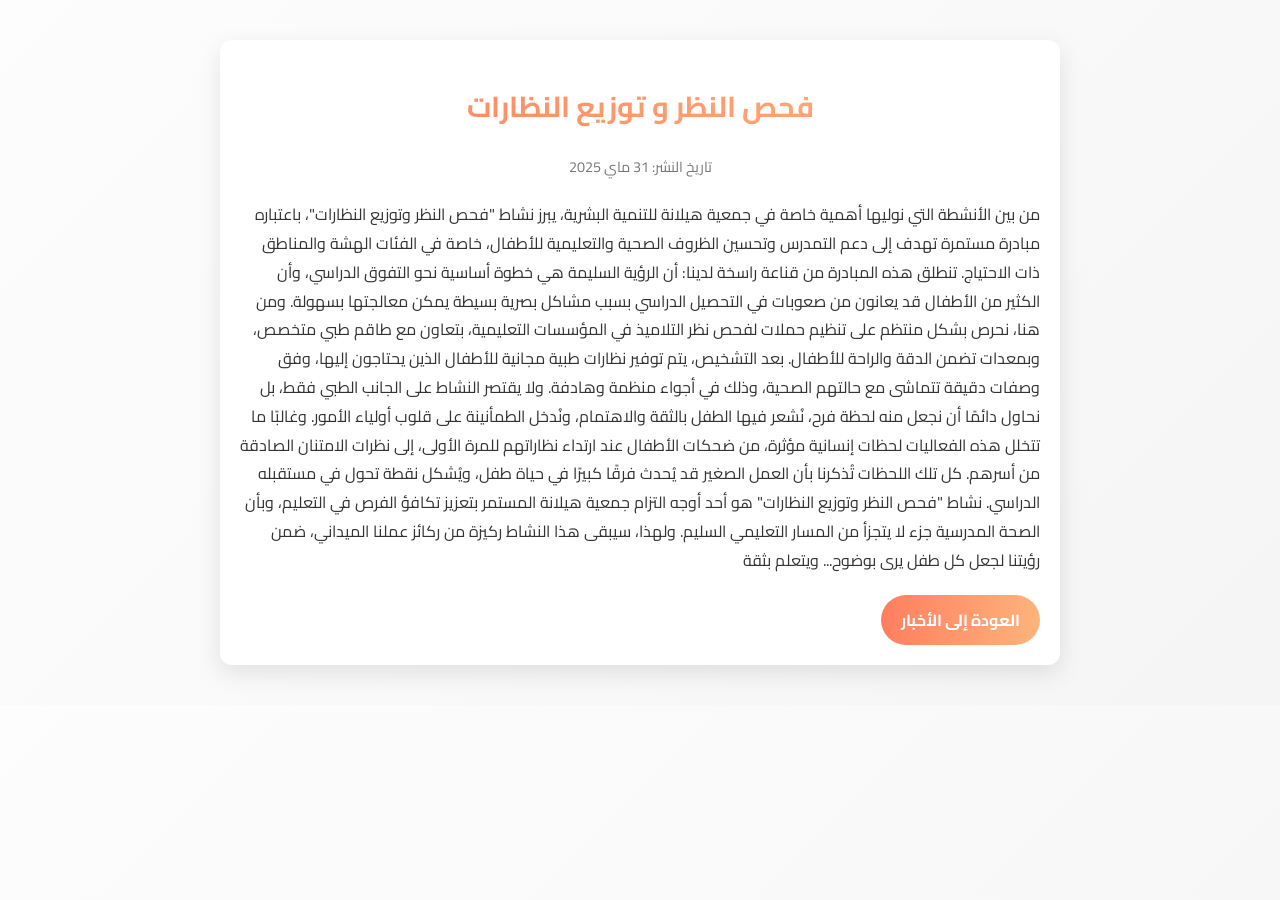
<file: Lunettes/index.html>
<!DOCTYPE html>
<html lang="ar" dir="rtl">
<head>
  <meta charset="UTF-8" />
  <meta name="viewport" content="width=device-width, initial-scale=1.0" />
  <title>فحص النظر و توزيع النظارات</title>
  <style>
    @import url('https://fonts.googleapis.com/css2?family=Cairo:wght@400;700&display=swap');

    :root {
      --primary-color: #ff7e5f;
      --secondary-color: #feb47b;
      --text-color: #333;
      --background-color: #fdfdfd;
      --accent-color: #ff9472;
    }

    body {
      font-family: 'Cairo', sans-serif;
      background: linear-gradient(135deg, #fdfdfd, #f5f5f5);
      color: var(--text-color);
      margin: 0;
      padding: 0;
    }

    .container {
      max-width: 800px;
      margin: 40px auto;
      padding: 20px;
      background: #fff;
      border-radius: 12px;
      box-shadow: 0 8px 24px rgba(0,0,0,0.1);
      transition: transform 0.3s ease, box-shadow 0.3s ease;
    }

    .container:hover {
      transform: translateY(-5px);
      box-shadow: 0 12px 32px rgba(0,0,0,0.15);
    }

    h1 {
      background: linear-gradient(90deg, var(--primary-color), var(--secondary-color));
      -webkit-background-clip: text;
      -webkit-text-fill-color: transparent;
      font-size: 1.8em;
      margin-bottom: 20px;
      text-align: center;
    }

    .news-meta {
      text-align: center;
      font-size: 0.9em;
      color: #777;
      margin-bottom: 20px;
    }

    .news-content p {
      line-height: 1.8;
      margin-bottom: 20px;
    }

    img {
      width: 100%;
      max-height: 400px;
      object-fit: cover;
      border-radius: 8px;
      margin-bottom: 20px;
      box-shadow: 0 4px 12px rgba(0,0,0,0.1);
    }

    .back-button {
      display: inline-block;
      padding: 10px 20px;
      background: linear-gradient(90deg, var(--primary-color), var(--secondary-color));
      color: #fff;
      text-decoration: none;
      border-radius: 30px;
      font-weight: bold;
      transition: background 0.3s ease, transform 0.2s ease;
    }

    .back-button:hover {
      transform: scale(1.05);
      background: linear-gradient(90deg, var(--secondary-color), var(--primary-color));
    }
  </style>
</head>
<body>
  <div class="container">
    <h1>فحص النظر و توزيع النظارات</h1>
    

    <div class="news-meta">
      <span>تاريخ النشر: 31 ماي 2025</span>
    </div>

    <div class="news-content">
     <p>من بين الأنشطة التي نوليها أهمية خاصة في جمعية هيلانة للتنمية البشرية، يبرز نشاط "فحص النظر وتوزيع النظارات"، باعتباره مبادرة مستمرة تهدف إلى دعم التمدرس وتحسين الظروف الصحية والتعليمية للأطفال، خاصة في الفئات الهشة والمناطق ذات الاحتياج.

        تنطلق هذه المبادرة من قناعة راسخة لدينا: أن الرؤية السليمة هي خطوة أساسية نحو التفوق الدراسي، وأن الكثير من الأطفال قد يعانون من صعوبات في التحصيل الدراسي بسبب مشاكل بصرية بسيطة يمكن معالجتها بسهولة. ومن هنا، نحرص بشكل منتظم على تنظيم حملات لفحص نظر التلاميذ في المؤسسات التعليمية، بتعاون مع طاقم طبي متخصص، وبمعدات تضمن الدقة والراحة للأطفال.
        
        بعد التشخيص، يتم توفير نظارات طبية مجانية للأطفال الذين يحتاجون إليها، وفق وصفات دقيقة تتماشى مع حالتهم الصحية، وذلك في أجواء منظمة وهادفة. ولا يقتصر النشاط على الجانب الطبي فقط، بل نحاول دائمًا أن نجعل منه لحظة فرح، نُشعر فيها الطفل بالثقة والاهتمام، ونُدخل الطمأنينة على قلوب أولياء الأمور.
        
        وغالبًا ما تتخلل هذه الفعاليات لحظات إنسانية مؤثرة، من ضحكات الأطفال عند ارتداء نظاراتهم للمرة الأولى، إلى نظرات الامتنان الصادقة من أسرهم. كل تلك اللحظات تُذكرنا بأن العمل الصغير قد يُحدث فرقًا كبيرًا في حياة طفل، ويُشكل نقطة تحول في مستقبله الدراسي.
        
        نشاط "فحص النظر وتوزيع النظارات" هو أحد أوجه التزام جمعية هيلانة المستمر بتعزيز تكافؤ الفرص في التعليم، وبأن الصحة المدرسية جزء لا يتجزأ من المسار التعليمي السليم. ولهذا، سيبقى هذا النشاط ركيزة من ركائز عملنا الميداني، ضمن رؤيتنا لجعل كل طفل يرى بوضوح... ويتعلم بثقة</p>
    </div>

    <a href="index.html" class="back-button">العودة إلى الأخبار</a>
  </div>
</body>
</html>
</file>
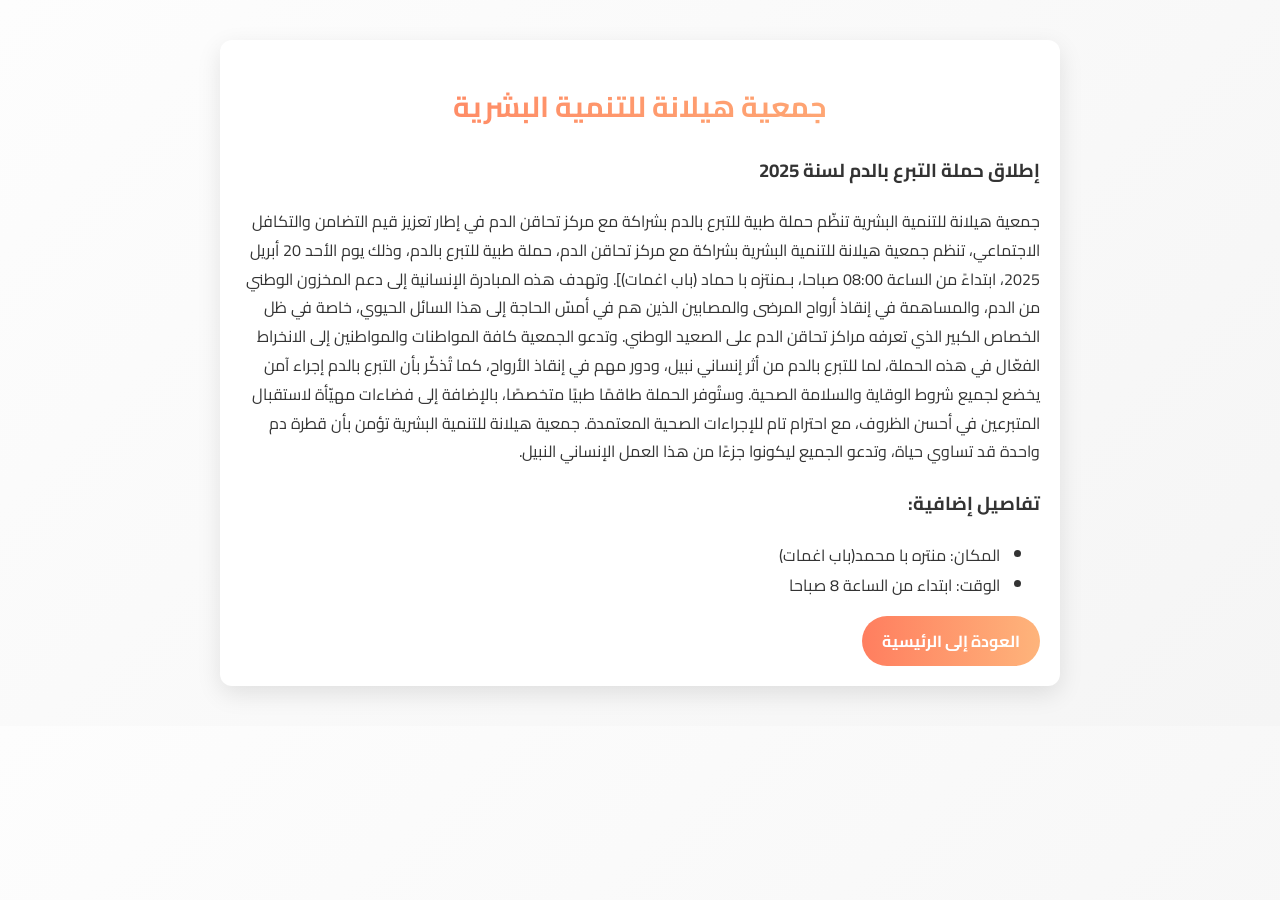
<file: news-details/index.html>
<!DOCTYPE html>
<html lang="ar" dir="rtl">
<head>
  <meta charset="UTF-8" />
  <meta name="viewport" content="width=device-width, initial-scale=1.0" />
  <title>التبرع بالدم</title>
  <style>
    @import url('https://fonts.googleapis.com/css2?family=Cairo:wght@400;700&display=swap');

    :root {
      --primary-color: #ff7e5f;
      --secondary-color: #feb47b;
      --text-color: #333;
      --background-color: #fdfdfd;
      --accent-color: #ff9472;
    }

    body {
      font-family: 'Cairo', sans-serif;
      background: linear-gradient(135deg, #fdfdfd, #f5f5f5);
      color: var(--text-color);
      margin: 0;
      padding: 0;
    }

    .container {
      max-width: 800px;
      margin: 40px auto;
      padding: 20px;
      background: #fff;
      border-radius: 12px;
      box-shadow: 0 8px 24px rgba(0,0,0,0.1);
      transition: transform 0.3s ease, box-shadow 0.3s ease;
    }

    .container:hover {
      transform: translateY(-5px);
      box-shadow: 0 12px 32px rgba(0,0,0,0.15);
    }

    h1 {
      background: linear-gradient(90deg, var(--primary-color), var(--secondary-color));
      -webkit-background-clip: text;
      -webkit-text-fill-color: transparent;
      font-size: 1.8em;
      margin-bottom: 20px;
      text-align: center;
    }

    .news-meta {
      text-align: center;
      font-size: 0.9em;
      color: #777;
      margin-bottom: 20px;
    }

    .news-content p {
      line-height: 1.8;
      margin-bottom: 20px;
    }

    img {
      width: 100%;
      max-height: 400px;
      object-fit: cover;
      border-radius: 8px;
      margin-bottom: 20px;
      box-shadow: 0 4px 12px rgba(0,0,0,0.1);
    }

    .back-button {
      display: inline-block;
      padding: 10px 20px;
      background: linear-gradient(90deg, var(--primary-color), var(--secondary-color));
      color: #fff;
      text-decoration: none;
      border-radius: 30px;
      font-weight: bold;
      transition: background 0.3s ease, transform 0.2s ease;
    }

    .back-button:hover {
      transform: scale(1.05);
      background: linear-gradient(90deg, var(--secondary-color), var(--primary-color));
    }
  </style>
</head>
<body>
  <div class="container">
    <h1>جمعية هيلانة للتنمية البشرية</h1>
    

    <div class="news-meta">
    </div>

    <div class="news-content">
        <h3>إطلاق حملة التبرع بالدم لسنة 2025</h3>
        <p>جمعية هيلانة للتنمية البشرية تنظّم حملة طبية للتبرع بالدم بشراكة مع مركز تحاقن الدم في إطار تعزيز قيم التضامن والتكافل الاجتماعي، تنظم جمعية هيلانة للتنمية البشرية بشراكة مع مركز تحاقن الدم، حملة طبية للتبرع بالدم، وذلك يوم الأحد 20 أبريل 2025، ابتداءً من الساعة 08:00 صباحا، بـمنتزه با حماد (باب اغمات)]. وتهدف هذه المبادرة الإنسانية إلى دعم المخزون الوطني من الدم، والمساهمة في إنقاذ أرواح المرضى والمصابين الذين هم في أمسّ الحاجة إلى هذا السائل الحيوي، خاصة في ظل الخصاص الكبير الذي تعرفه مراكز تحاقن الدم على الصعيد الوطني. وتدعو الجمعية كافة المواطنات والمواطنين إلى الانخراط الفعّال في هذه الحملة، لما للتبرع بالدم من أثر إنساني نبيل، ودور مهم في إنقاذ الأرواح، كما تُذكّر بأن التبرع بالدم إجراء آمن يخضع لجميع شروط الوقاية والسلامة الصحية. وستُوفر الحملة طاقمًا طبيًا متخصصًا، بالإضافة إلى فضاءات مهيّأة لاستقبال المتبرعين في أحسن الظروف، مع احترام تام للإجراءات الصحية المعتمدة. جمعية هيلانة للتنمية البشرية تؤمن بأن قطرة دم واحدة قد تساوي حياة، وتدعو الجميع ليكونوا جزءًا من هذا العمل الإنساني النبيل.</p>
         <h3>تفاصيل إضافية:</h3>
         <ul>
            <li>المكان: منتره با محمد(باب اغمات)</li>
            <li>الوقت: ابتداء من الساعة 8 صباحا</li>
         </ul>
    </div>
    <a href="index.html" class="back-button">العودة إلى الرئيسية</a>
  </div>
</body>
</html>
</file>
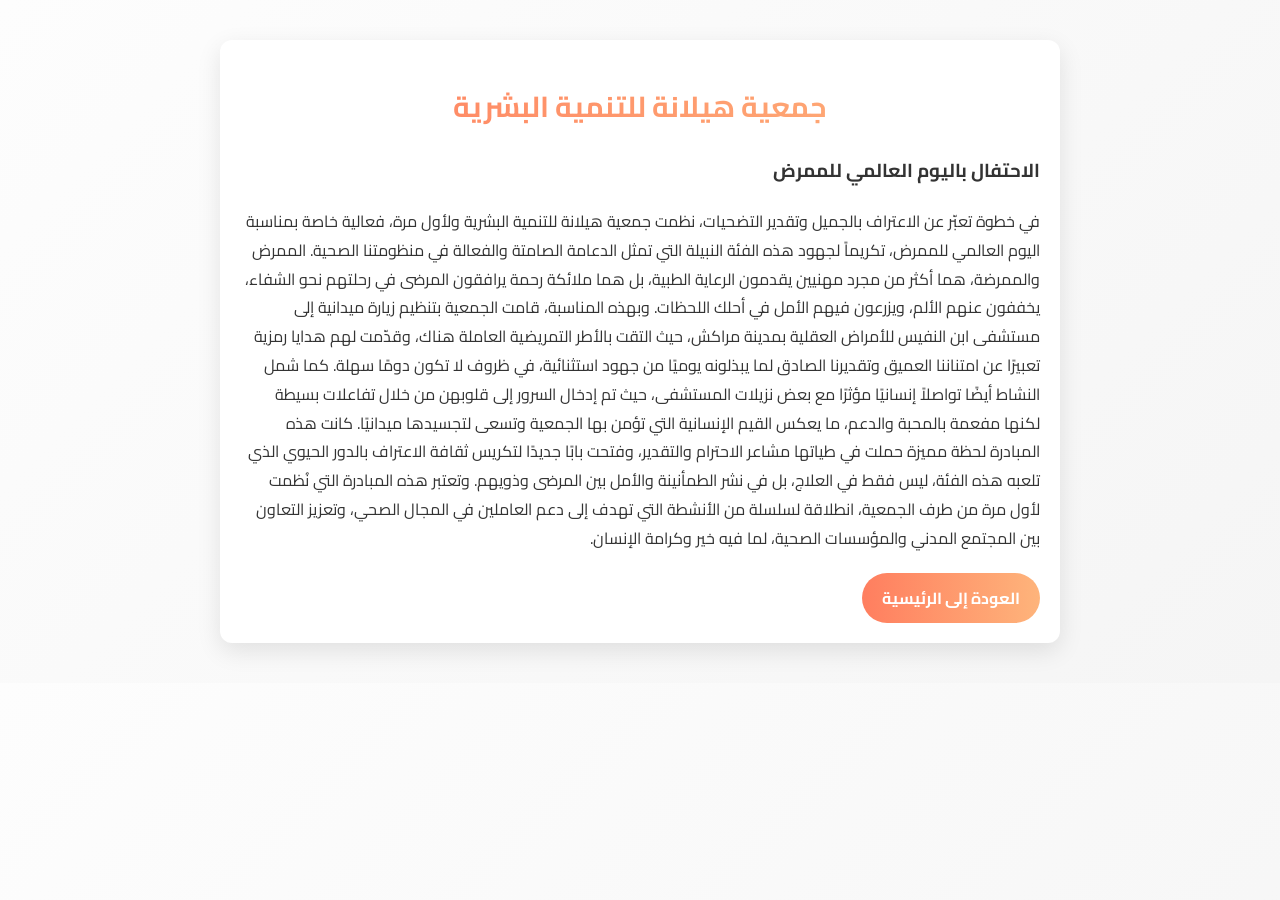
<file: news-details2/index.html>
<!DOCTYPE html>
<html lang="ar" dir="rtl">
<head>
  <meta charset="UTF-8" />
  <meta name="viewport" content="width=device-width, initial-scale=1.0" />
  <title>التبرع بالدم</title>
  <style>
    @import url('https://fonts.googleapis.com/css2?family=Cairo:wght@400;700&display=swap');

    :root {
      --primary-color: #ff7e5f;
      --secondary-color: #feb47b;
      --text-color: #333;
      --background-color: #fdfdfd;
      --accent-color: #ff9472;
    }

    body {
      font-family: 'Cairo', sans-serif;
      background: linear-gradient(135deg, #fdfdfd, #f5f5f5);
      color: var(--text-color);
      margin: 0;
      padding: 0;
    }

    .container {
      max-width: 800px;
      margin: 40px auto;
      padding: 20px;
      background: #fff;
      border-radius: 12px;
      box-shadow: 0 8px 24px rgba(0,0,0,0.1);
      transition: transform 0.3s ease, box-shadow 0.3s ease;
    }

    .container:hover {
      transform: translateY(-5px);
      box-shadow: 0 12px 32px rgba(0,0,0,0.15);
    }

    h1 {
      background: linear-gradient(90deg, var(--primary-color), var(--secondary-color));
      -webkit-background-clip: text;
      -webkit-text-fill-color: transparent;
      font-size: 1.8em;
      margin-bottom: 20px;
      text-align: center;
    }

    .news-meta {
      text-align: center;
      font-size: 0.9em;
      color: #777;
      margin-bottom: 20px;
    }

    .news-content p {
      line-height: 1.8;
      margin-bottom: 20px;
    }

    img {
      width: 100%;
      max-height: 400px;
      object-fit: cover;
      border-radius: 8px;
      margin-bottom: 20px;
      box-shadow: 0 4px 12px rgba(0,0,0,0.1);
    }

    .back-button {
      display: inline-block;
      padding: 10px 20px;
      background: linear-gradient(90deg, var(--primary-color), var(--secondary-color));
      color: #fff;
      text-decoration: none;
      border-radius: 30px;
      font-weight: bold;
      transition: background 0.3s ease, transform 0.2s ease;
    }

    .back-button:hover {
      transform: scale(1.05);
      background: linear-gradient(90deg, var(--secondary-color), var(--primary-color));
    }
  </style>
</head>
<body>
  <div class="container">
    <h1>جمعية هيلانة للتنمية البشرية</h1>
    

    <div class="news-meta">
    </div>

    <div class="news-content">
        <h3>الاحتفال باليوم العالمي للممرض</h3>
        <p>في خطوة تعبّر عن الاعتراف بالجميل وتقدير التضحيات، نظمت جمعية هيلانة للتنمية البشرية ولأول مرة، فعالية خاصة بمناسبة اليوم العالمي للممرض، تكريماً لجهود هذه الفئة النبيلة التي تمثل الدعامة الصامتة والفعالة في منظومتنا الصحية.

            الممرض والممرضة، هما أكثر من مجرد مهنيين يقدمون الرعاية الطبية، بل هما ملائكة رحمة يرافقون المرضى في رحلتهم نحو الشفاء، يخففون عنهم الألم، ويزرعون فيهم الأمل في أحلك اللحظات.
           
            وبهذه المناسبة، قامت الجمعية بتنظيم زيارة ميدانية إلى مستشفى ابن النفيس للأمراض العقلية بمدينة مراكش، حيث التقت بالأطر التمريضية العاملة هناك، وقدّمت لهم هدايا رمزية تعبيرًا عن امتناننا العميق وتقديرنا الصادق لما يبذلونه يوميًا من جهود استثنائية، في ظروف لا تكون دومًا سهلة.
           
           كما شمل النشاط أيضًا تواصلاً إنسانيًا مؤثرًا مع بعض نزيلات المستشفى، حيث تم إدخال السرور إلى قلوبهن من خلال تفاعلات بسيطة لكنها مفعمة بالمحبة والدعم، ما يعكس القيم الإنسانية التي تؤمن بها الجمعية وتسعى لتجسيدها ميدانيًا.
           
            كانت هذه المبادرة لحظة مميزة حملت في طياتها مشاعر الاحترام والتقدير، وفتحت بابًا جديدًا لتكريس ثقافة الاعتراف بالدور الحيوي الذي تلعبه هذه الفئة، ليس فقط في العلاج، بل في نشر الطمأنينة والأمل بين المرضى وذويهم.
           
            وتعتبر هذه المبادرة التي نُظمت لأول مرة من طرف الجمعية، انطلاقة لسلسلة من الأنشطة التي تهدف إلى دعم العاملين في المجال الصحي، وتعزيز التعاون بين المجتمع المدني والمؤسسات الصحية، لما فيه خير وكرامة الإنسان.</p>
    </div>
    <a href="index.html" class="back-button">العودة إلى الرئيسية</a>
  </div>
</body>
</html>
</file>
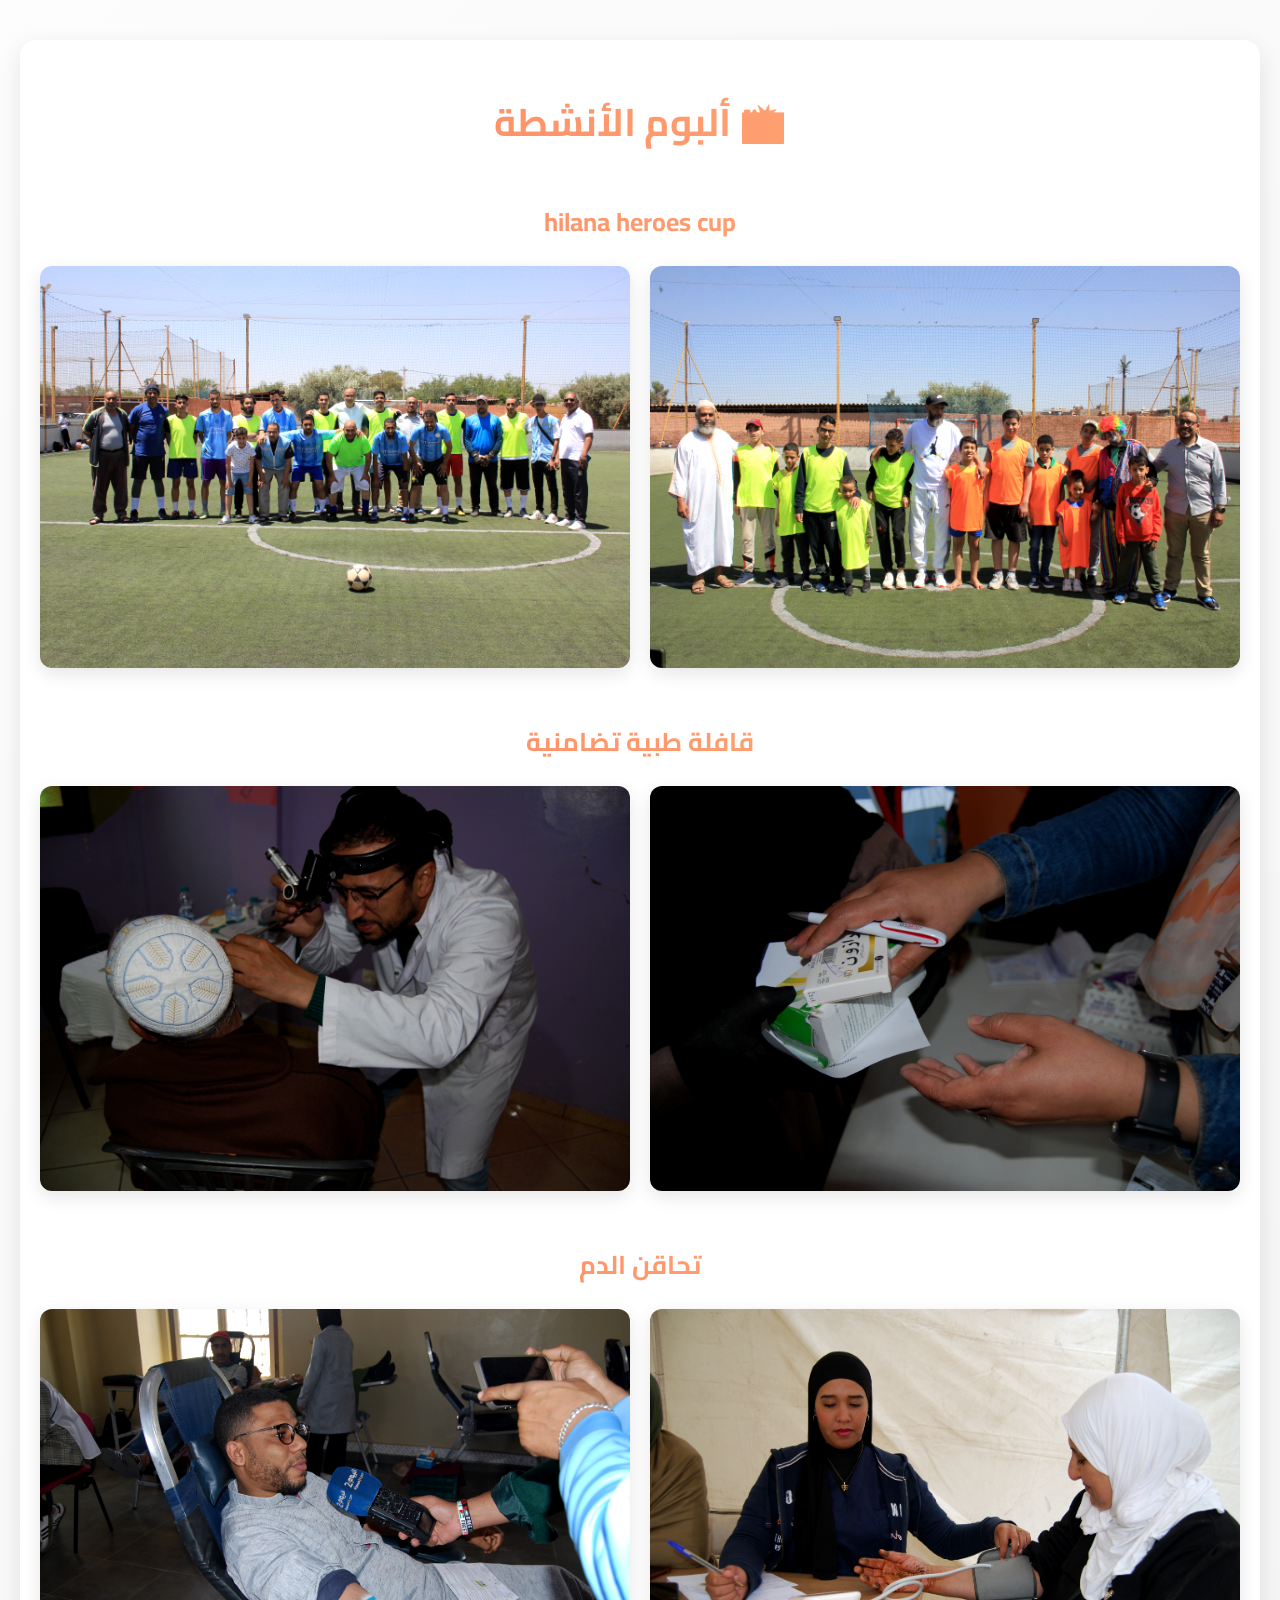
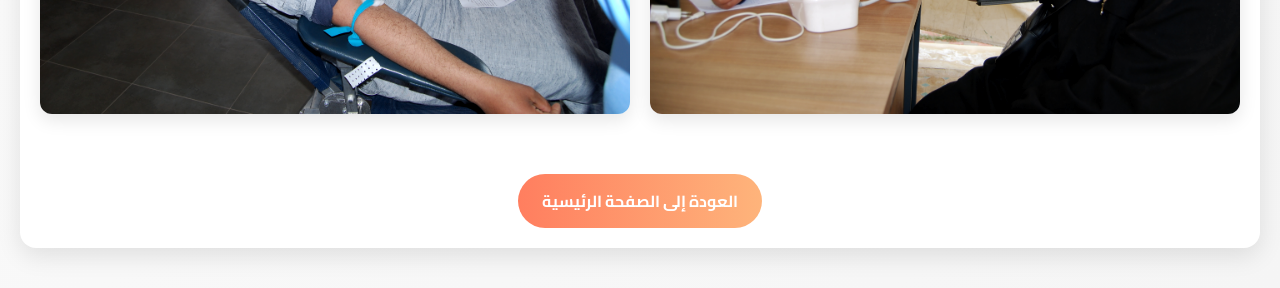
<file: photo/index.html>
<!DOCTYPE html>
<html lang="ar" dir="rtl">
<head>
  <meta charset="UTF-8" />
  <meta name="viewport" content="width=device-width, initial-scale=1.0" />
  <title>📸 ألبوم الأنشطة</title>
  <style>
    @import url('https://fonts.googleapis.com/css2?family=Cairo:wght@400;700&display=swap');

    :root {
      --primary-color: #ff7e5f;
      --secondary-color: #feb47b;
      --text-color: #333;
      --background-color: #fdfdfd;
      --accent-color: #ff9472;
    }

    body {
      font-family: 'Cairo', sans-serif;
      background: linear-gradient(135deg, #fdfdfd, #f5f5f5);
      color: var(--text-color);
      margin: 0;
      padding: 0;
    }

    .container {
      max-width: 1200px;
      margin: 40px auto;
      padding: 20px;
      background: #fff;
      border-radius: 16px;
      box-shadow: 0 8px 24px rgba(0,0,0,0.1);
    }

    h1 {
      background: linear-gradient(90deg, var(--primary-color), var(--secondary-color));
      -webkit-background-clip: text;
      -webkit-text-fill-color: transparent;
      font-size: 2.4em;
      text-align: center;
      margin-bottom: 40px;
    }

    .activity {
      margin-bottom: 50px;
    }

    .activity h2 {
      background: linear-gradient(90deg, var(--primary-color), var(--secondary-color));
      -webkit-background-clip: text;
      -webkit-text-fill-color: transparent;
      font-size: 1.6em;
      margin-bottom: 20px;
      text-align: center;
    }

    .gallery {
      display: grid;
      grid-template-columns: repeat(auto-fit, minmax(250px, 1fr));
      gap: 20px;
    }

    .photo-card {
      overflow: hidden;
      border-radius: 12px;
      box-shadow: 0 6px 18px rgba(0,0,0,0.1);
      transition: transform 0.3s ease, box-shadow 0.3s ease;
    }

    .photo-card img {
      width: 100%;
      height: 100%;
      object-fit: cover;
      transition: transform 0.4s ease, filter 0.4s ease;
      filter: grayscale(10%) contrast(1.1);
    }

    .photo-card:hover {
      transform: translateY(-5px);
      box-shadow: 0 12px 32px rgba(0,0,0,0.15);
    }

    .photo-card:hover img {
      transform: scale(1.05);
      filter: grayscale(0%) contrast(1.3);
    }

    .back-button {
      display: block;
      width: fit-content;
      margin: 60px auto 0;
      padding: 12px 24px;
      background: linear-gradient(90deg, var(--primary-color), var(--secondary-color));
      color: #fff;
      text-decoration: none;
      border-radius: 30px;
      font-weight: bold;
      text-align: center;
      transition: background 0.3s ease, transform 0.2s ease;
    }

    .back-button:hover {
      transform: scale(1.05);
      background: linear-gradient(90deg, var(--secondary-color), var(--primary-color));
    }
  </style>
</head>
<body>
  <div class="container">
    <h1>📸 ألبوم الأنشطة</h1>

    <!-- نشاط 1 -->
    <div class="activity">
      <h2>hilana heroes cup</h2>
      <div class="gallery">
        <div class="photo-card">
          <img src="IMG_5972.JPG" alt="نشاط فحص النظر">
        </div>
        <div class="photo-card">
          <img src="IMG_6039.JPG" alt="نشاط فحص النظر">
        </div>
      </div>
    </div>

    <!-- نشاط 2 -->
    <div class="activity">
      <h2>قافلة طبية تضامنية</h2>
      <div class="gallery">
        <div class="photo-card">
          <img src="DSC_0524.JPG" alt="نشاط توزيع المحافظ">
        </div>
        <div class="photo-card">
          <img src="DSC_0423.JPG" alt="نشاط توزيع المحافظ">
        </div>
      </div>
    </div>

    <!-- نشاط 3 -->
    <div class="activity">
      <h2>تحاقن الدم</h2>
      <div class="gallery">
        <div class="photo-card">
          <img src="DSC_0070.JPG" alt="حملة التبرعات">
        </div>
        <div class="photo-card">
          <img src="DSC_0558.JPG" alt="حملة التبرعات">
        </div>
      </div>
    </div>

    <!-- يمكنك إضافة المزيد من الأنشطة هنا بنفس النمط -->

    <a href="index.html" class="back-button">العودة إلى الصفحة الرئيسية</a>
  </div>
</body>
</html>
</file>
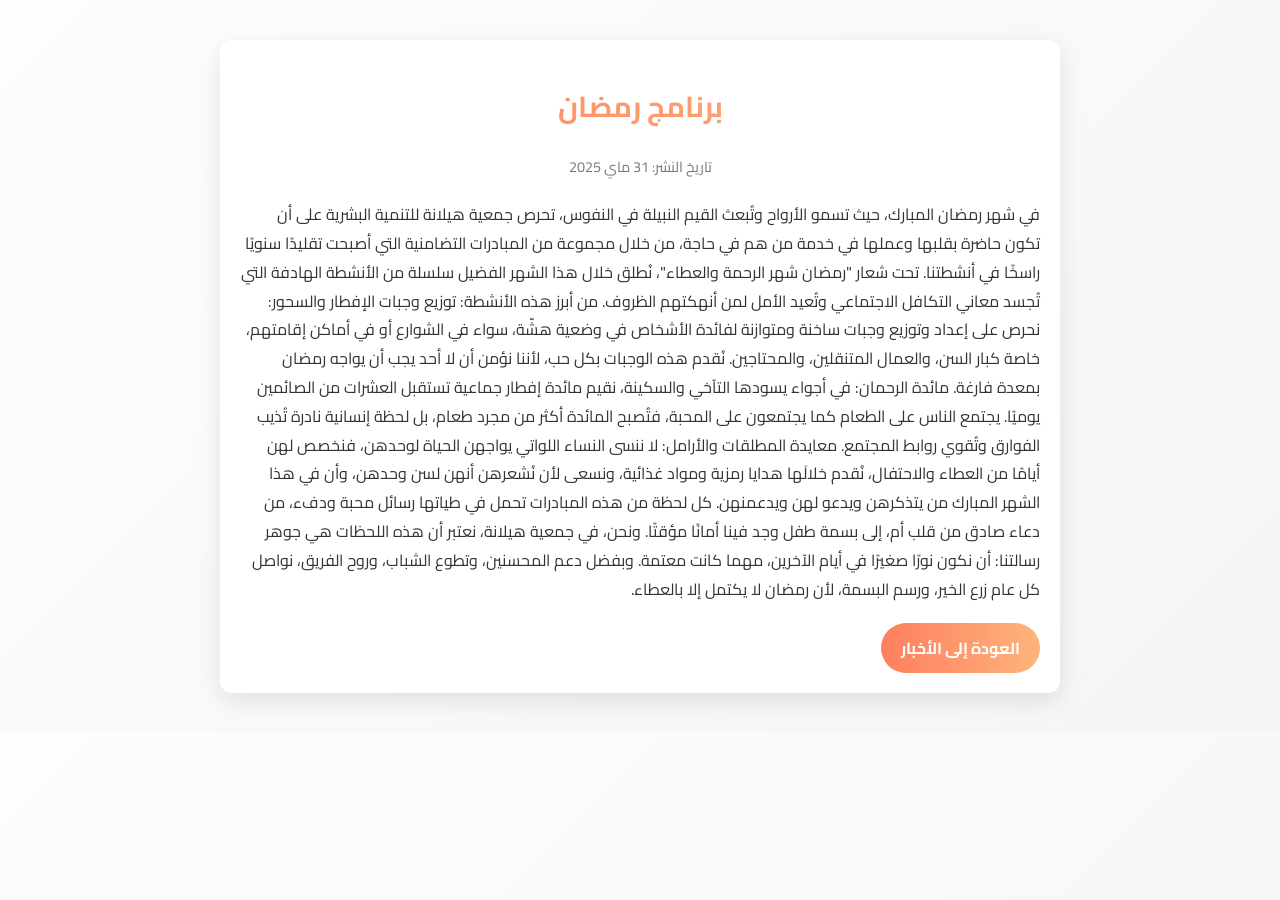
<file: Ramadan/index.html>
<!DOCTYPE html>
<html lang="ar" dir="rtl">
<head>
  <meta charset="UTF-8" />
  <meta name="viewport" content="width=device-width, initial-scale=1.0" />
  <title>رمضان</title>
  <style>
    @import url('https://fonts.googleapis.com/css2?family=Cairo:wght@400;700&display=swap');

    :root {
      --primary-color: #ff7e5f;
      --secondary-color: #feb47b;
      --text-color: #333;
      --background-color: #fdfdfd;
      --accent-color: #ff9472;
    }

    body {
      font-family: 'Cairo', sans-serif;
      background: linear-gradient(135deg, #fdfdfd, #f5f5f5);
      color: var(--text-color);
      margin: 0;
      padding: 0;
    }

    .container {
      max-width: 800px;
      margin: 40px auto;
      padding: 20px;
      background: #fff;
      border-radius: 12px;
      box-shadow: 0 8px 24px rgba(0,0,0,0.1);
      transition: transform 0.3s ease, box-shadow 0.3s ease;
    }

    .container:hover {
      transform: translateY(-5px);
      box-shadow: 0 12px 32px rgba(0,0,0,0.15);
    }

    h1 {
      background: linear-gradient(90deg, var(--primary-color), var(--secondary-color));
      -webkit-background-clip: text;
      -webkit-text-fill-color: transparent;
      font-size: 1.8em;
      margin-bottom: 20px;
      text-align: center;
    }

    .news-meta {
      text-align: center;
      font-size: 0.9em;
      color: #777;
      margin-bottom: 20px;
    }

    .news-content p {
      line-height: 1.8;
      margin-bottom: 20px;
    }

    img {
      width: 100%;
      max-height: 400px;
      object-fit: cover;
      border-radius: 8px;
      margin-bottom: 20px;
      box-shadow: 0 4px 12px rgba(0,0,0,0.1);
    }

    .back-button {
      display: inline-block;
      padding: 10px 20px;
      background: linear-gradient(90deg, var(--primary-color), var(--secondary-color));
      color: #fff;
      text-decoration: none;
      border-radius: 30px;
      font-weight: bold;
      transition: background 0.3s ease, transform 0.2s ease;
    }

    .back-button:hover {
      transform: scale(1.05);
      background: linear-gradient(90deg, var(--secondary-color), var(--primary-color));
    }
  </style>
</head>
<body>
  <div class="container">
    <h1>برنامج رمضان</h1>
    

    <div class="news-meta">
      <span>تاريخ النشر: 31 ماي 2025</span>
    </div>

    <div class="news-content">
      <p>في شهر رمضان المبارك، حيث تسمو الأرواح وتُبعث القيم النبيلة في النفوس، تحرص جمعية هيلانة للتنمية البشرية على أن تكون حاضرة بقلبها وعملها في خدمة من هم في حاجة، من خلال مجموعة من المبادرات التضامنية التي أصبحت تقليدًا سنويًا راسخًا في أنشطتنا.

        تحت شعار "رمضان شهر الرحمة والعطاء"، نُطلق خلال هذا الشهر الفضيل سلسلة من الأنشطة الهادفة التي تُجسد معاني التكافل الاجتماعي وتُعيد الأمل لمن أنهكتهم الظروف. من أبرز هذه الأنشطة:
        
         توزيع وجبات الإفطار والسحور:
        نحرص على إعداد وتوزيع وجبات ساخنة ومتوازنة لفائدة الأشخاص في وضعية هشّة، سواء في الشوارع أو في أماكن إقامتهم، خاصة كبار السن، والعمال المتنقلين، والمحتاجين. نُقدم هذه الوجبات بكل حب، لأننا نؤمن أن لا أحد يجب أن يواجه رمضان بمعدة فارغة.
        
         مائدة الرحمان:
        في أجواء يسودها التآخي والسكينة، نقيم مائدة إفطار جماعية تستقبل العشرات من الصائمين يوميًا. يجتمع الناس على الطعام كما يجتمعون على المحبة، فتُصبح المائدة أكثر من مجرد طعام، بل لحظة إنسانية نادرة تُذيب الفوارق وتُقوي روابط المجتمع.
        
        معايدة المطلقات والأرامل:
        لا ننسى النساء اللواتي يواجهن الحياة لوحدهن، فنخصص لهن أيامًا من العطاء والاحتفال، نُقدم خلالَها هدايا رمزية ومواد غذائية، ونسعى لأن نُشعرهن أنهن لسن وحدهن، وأن في هذا الشهر المبارك من يتذكرهن ويدعو لهن ويدعمنهن.
        
        كل لحظة من هذه المبادرات تحمل في طياتها رسائل محبة ودفء، من دعاء صادق من قلب أم، إلى بسمة طفل وجد فينا أمانًا مؤقتًا. ونحن، في جمعية هيلانة، نعتبر أن هذه اللحظات هي جوهر رسالتنا: أن نكون نورًا صغيرًا في أيام الآخرين، مهما كانت معتمة.
        
        وبفضل دعم المحسنين، وتطوع الشباب، وروح الفريق، نواصل كل عام زرع الخير، ورسم البسمة، لأن رمضان لا يكتمل إلا بالعطاء.</p>
    </div>

    <a href="index.html" class="back-button">العودة إلى الأخبار</a>
  </div>
</body>
</html>
</file>
